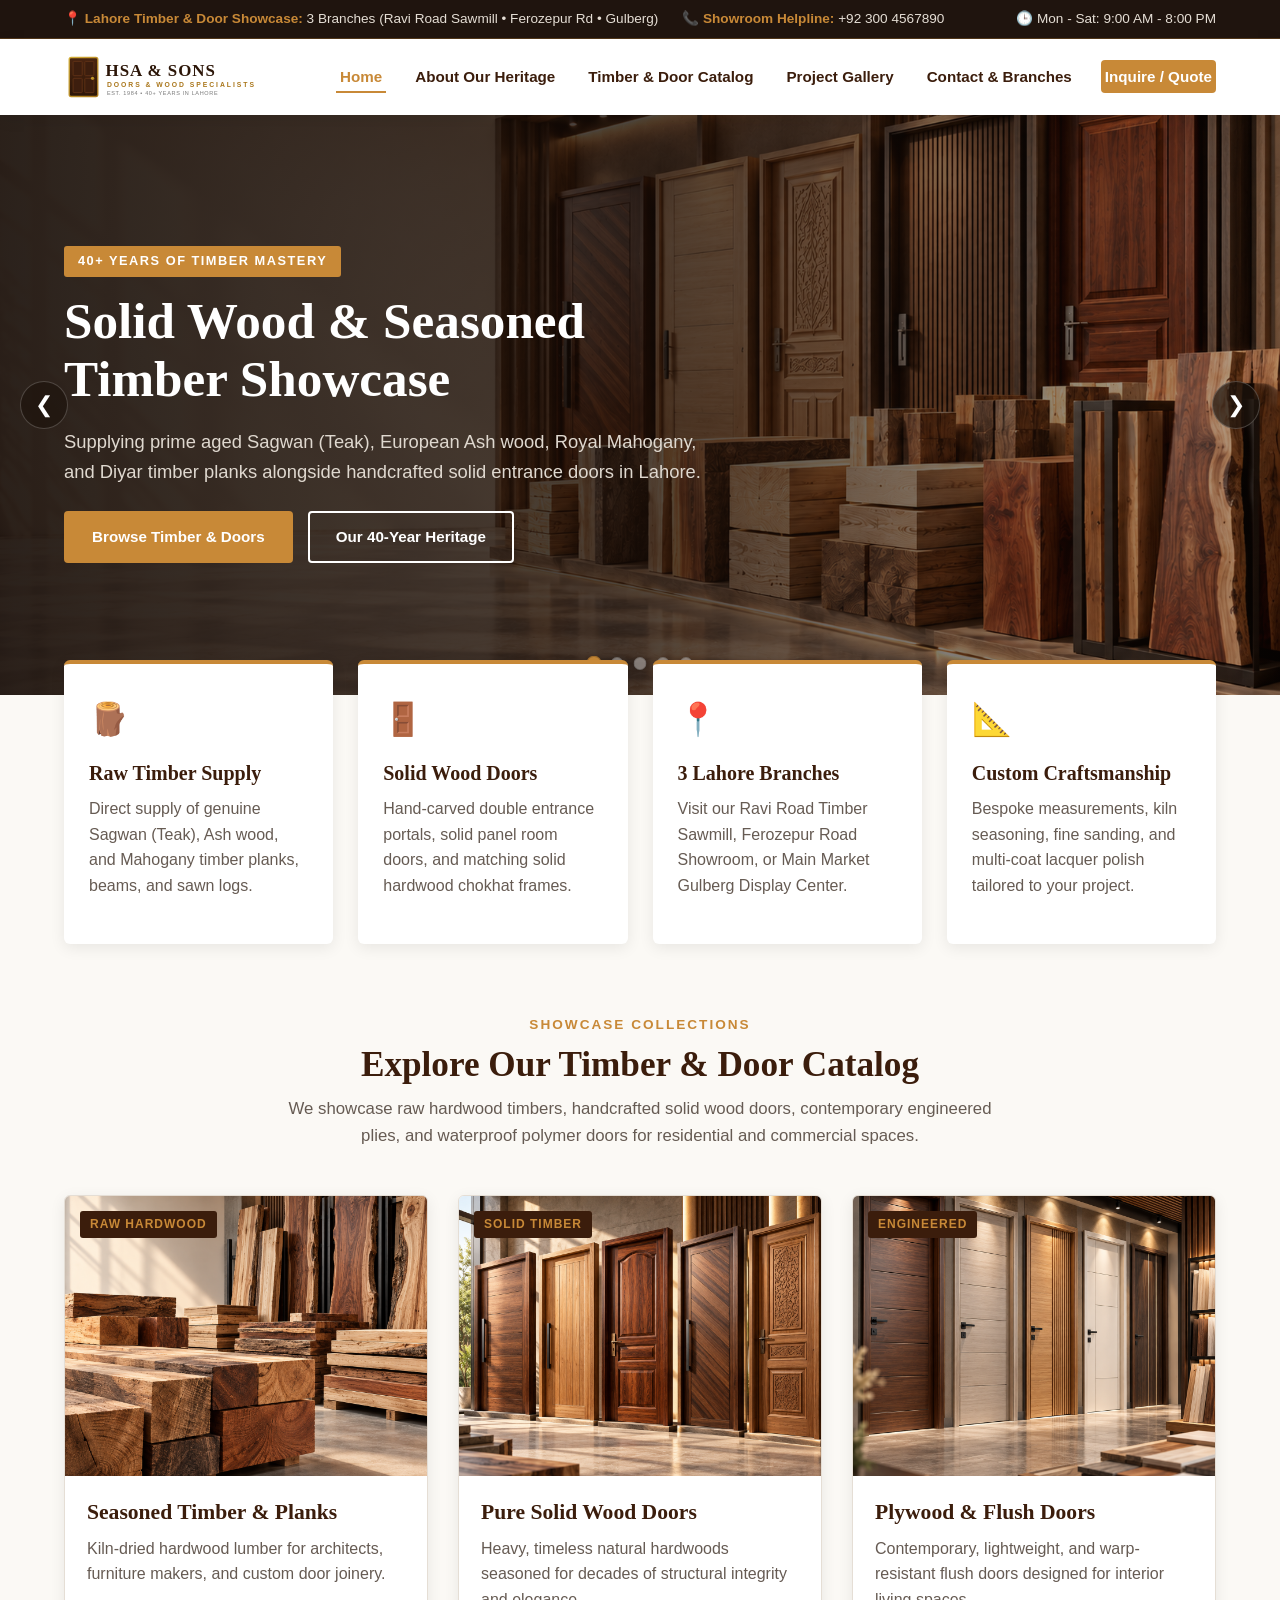
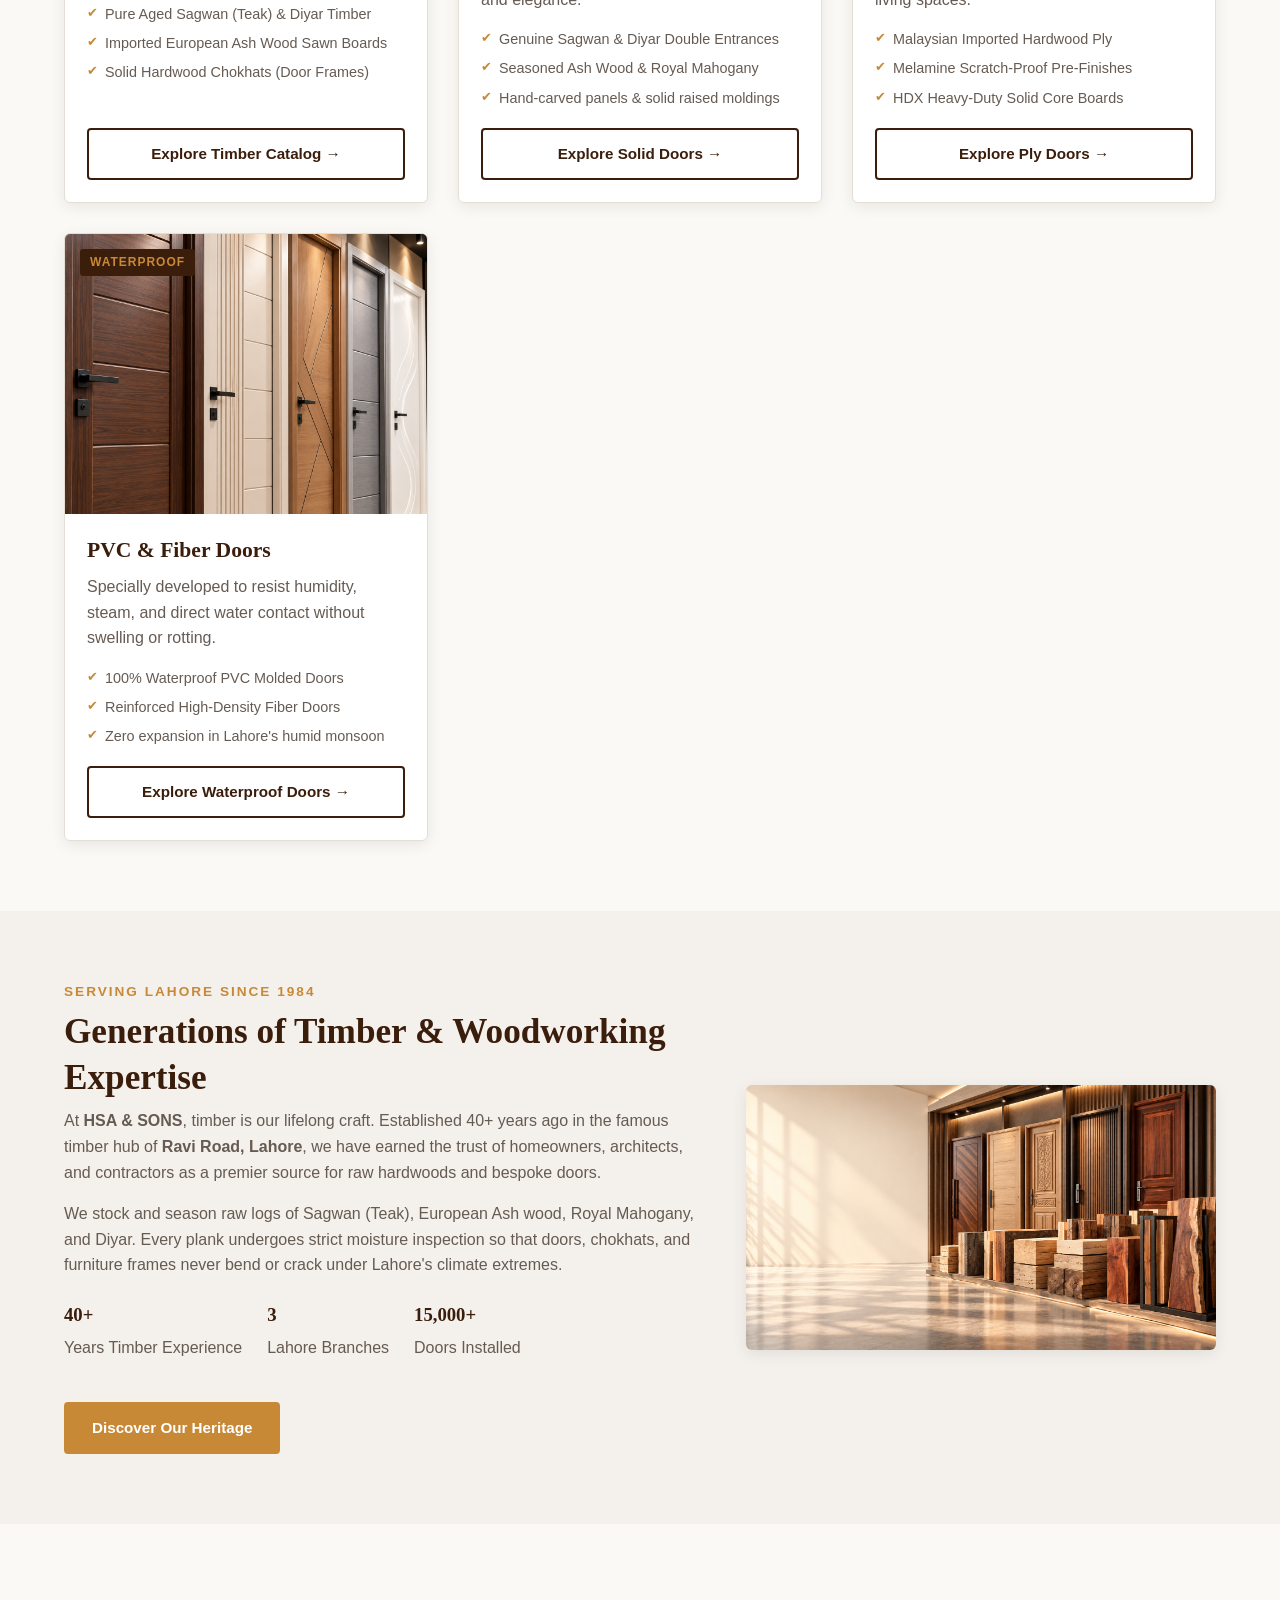
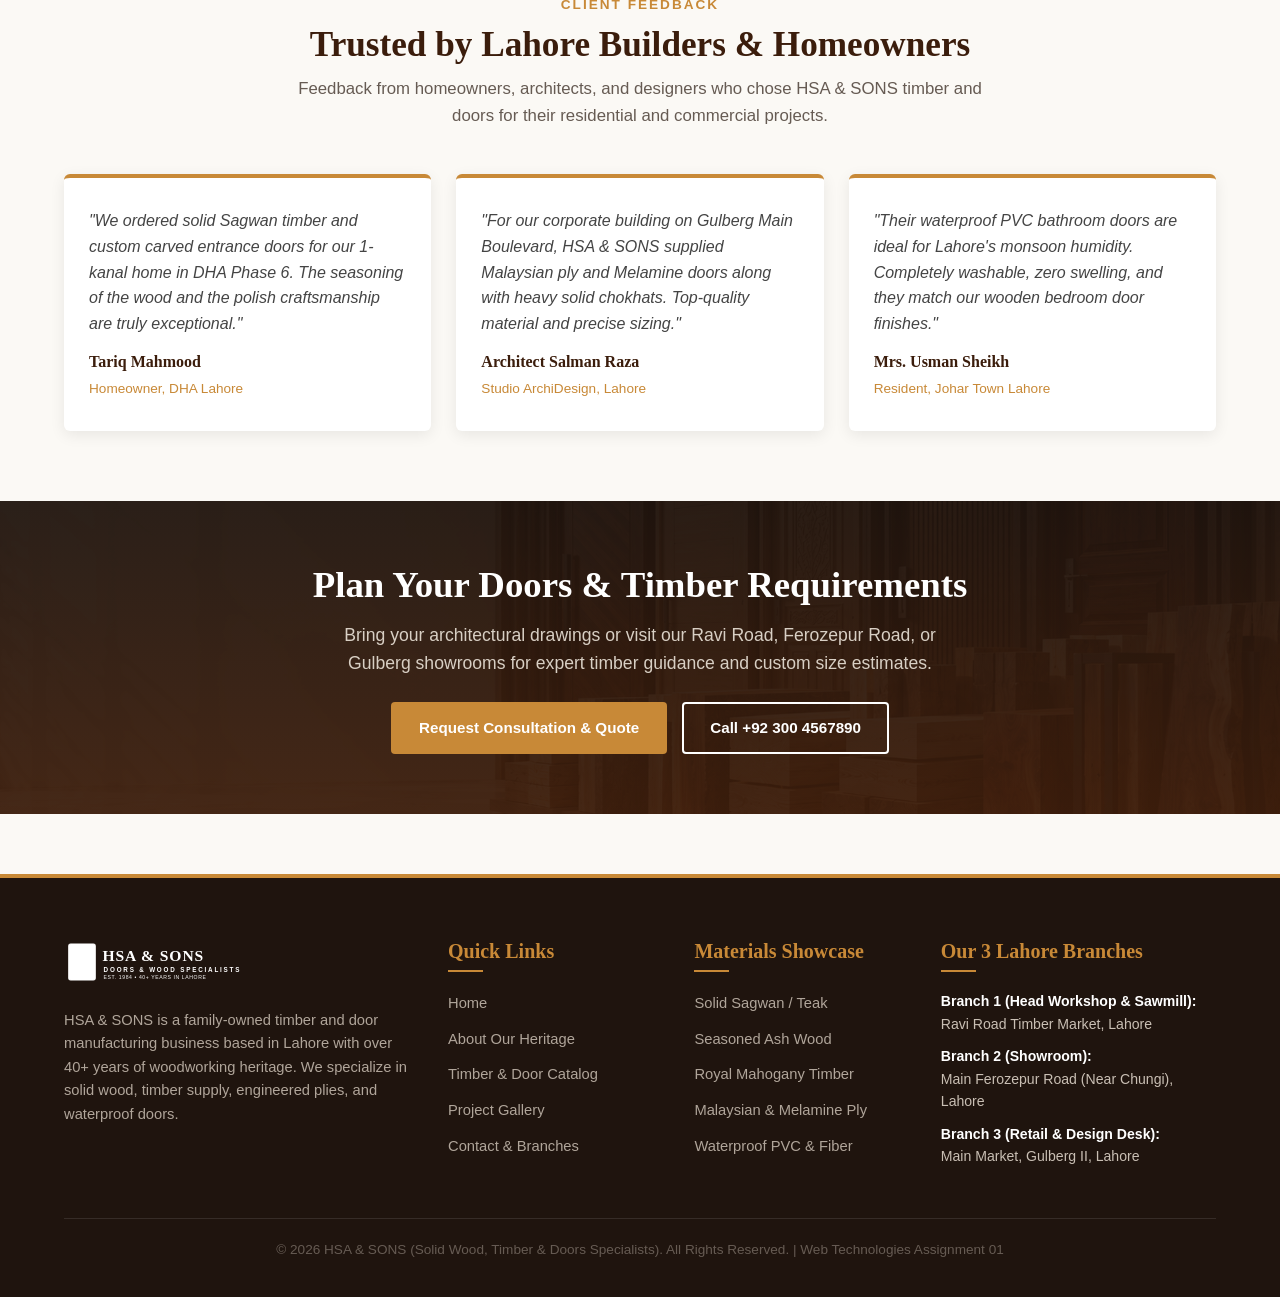
<file: index.html>
<!DOCTYPE html>
<html lang="en">
<head>
  <meta charset="UTF-8">
  <meta name="viewport" content="width=device-width, initial-scale=1.0">
  <meta name="description" content="HSA & SONS - Lahore's premier solid wood, raw timber and door showcase with 40+ years experience and 3 branches. Teak, Ash wood, Mahogany, Ply and PVC doors.">
  <title>HSA & SONS | Solid Wood, Timber & Doors Showcase (Lahore Est. 1984)</title>
  <link rel="stylesheet" href="css/style.css">
</head>
<body>

  <!-- ========================================================================
       Top Bar: Lahore branches and contact details
       ======================================================================== -->
  <aside class="top-bar">
    <div class="container">
      <div class="top-bar-info">
        <span>📍 <strong>Lahore Timber &amp; Door Showcase:</strong> 3 Branches (Ravi Road Sawmill • Ferozepur Rd • Gulberg)</span>
        <span>📞 <strong>Showroom Helpline:</strong> +92 300 4567890</span>
      </div>
      <div>
        <span>🕒 Mon - Sat: 9:00 AM - 8:00 PM</span>
      </div>
    </div>
  </aside>

  <!-- ========================================================================
       Header & Navigation Bar
       ======================================================================== -->
  <header class="site-header">
    <div class="container">
      <nav class="navbar" aria-label="Main Navigation">
        <!-- Brand Logo -->
        <a href="index.html" class="logo" title="HSA & SONS Showcase">
          <img src="images/logo.svg" alt="HSA & SONS Solid Wood, Timber and Doors Specialists">
        </a>

        <!-- Mobile Navigation Hamburger Button -->
        <button class="hamburger" id="hamburgerBtn" aria-label="Toggle navigation menu">
          <span></span>
          <span></span>
          <span></span>
        </button>

        <!-- Navigation Links -->
        <ul class="nav-links" id="navLinks">
          <li><a href="index.html" class="active">Home</a></li>
          <li><a href="about.html">About Our Heritage</a></li>
          <li><a href="products.html">Timber &amp; Door Catalog</a></li>
          <li><a href="gallery.html">Project Gallery</a></li>
          <li><a href="contact.html">Contact &amp; Branches</a></li>
          <li><a href="contact.html#quoteForm" class="btn-nav">Inquire / Quote</a></li>
        </ul>
      </nav>
    </div>
  </header>

  <!-- ========================================================================
       Main Content Container
       ======================================================================== -->
  <main>

    <!-- 1. Hero Image Slider / Carousel with Real Showroom Photos -->
    <section class="hero-slider-section" aria-label="Featured Wood and Door Showcase">
      <div class="hero-slider-container">

        <!-- Slide 1: Main Showroom Showcase -->
        <div class="hero-slide active" style="background-image: url('images/hero-section.png');">
          <div class="container">
            <div class="hero-content">
              <span class="hero-tag">40+ Years of Timber Mastery</span>
              <h1 class="hero-title">Solid Wood &amp; Seasoned Timber Showcase</h1>
              <p class="hero-desc">Supplying prime aged Sagwan (Teak), European Ash wood, Royal Mahogany, and Diyar timber planks alongside handcrafted solid entrance doors in Lahore.</p>
              <div class="hero-btn-group">
                <a href="products.html" class="btn btn-primary">Browse Timber &amp; Doors</a>
                <a href="about.html" class="btn btn-secondary">Our 40-Year Heritage</a>
              </div>
            </div>
          </div>
        </div>

        <!-- Slide 2: Solid Wood Doors Showcase -->
        <div class="hero-slide" style="background-image: url('images/solid-doors.png');">
          <div class="container">
            <div class="hero-content">
              <span class="hero-tag">Handcrafted Hardwoods</span>
              <h2 class="hero-title">Handcrafted Solid Wood Doors</h2>
              <p class="hero-desc">Bespoke main entrance and room doors carved from genuine Sagwan (Teak), Seasoned Ash Wood, and Royal Mahogany with rich, lasting luster.</p>
              <div class="hero-btn-group">
                <a href="products.html" class="btn btn-primary">Explore Solid Doors</a>
                <a href="contact.html" class="btn btn-secondary">Request Custom Size</a>
              </div>
            </div>
          </div>
        </div>

        <!-- Slide 3: Seasoned Timber & Planks -->
        <div class="hero-slide" style="background-image: url('images/seasoned-timber-and-planks.png');">
          <div class="container">
            <div class="hero-content">
              <span class="hero-tag">Sawmill &amp; Kiln Seasoning</span>
              <h2 class="hero-title">Kiln-Dried Hardwood Timber &amp; Planks</h2>
              <p class="hero-desc">Direct supply of aged Teak logs, imported Ash sawn boards, and solid chokhat frames seasoned in our Ravi Road facility for zero weather movement.</p>
              <div class="hero-btn-group">
                <a href="products.html" class="btn btn-primary">View Timber Stocks</a>
                <a href="about.html" class="btn btn-secondary">Seasoning Process</a>
              </div>
            </div>
          </div>
        </div>

        <!-- Slide 4: Contemporary Plywood Doors -->
        <div class="hero-slide" style="background-image: url('images/plywood-and-flush-doors.png');">
          <div class="container">
            <div class="hero-content">
              <span class="hero-tag">Modern &amp; Engineered</span>
              <h2 class="hero-title">Architectural Ply &amp; Melamine Doors</h2>
              <p class="hero-desc">High-density Malaysian ply, scratch-resistant Melamine, HDX board, and polished Ash veneer doors designed for elegant modern living spaces.</p>
              <div class="hero-btn-group">
                <a href="products.html" class="btn btn-primary">View Ply Collection</a>
                <a href="gallery.html" class="btn btn-secondary">See Installed Projects</a>
              </div>
            </div>
          </div>
        </div>

        <!-- Slide 5: Waterproof PVC & Fiber Solutions -->
        <div class="hero-slide" style="background-image: url('images/pvc-fiber-doors.png');">
          <div class="container">
            <div class="hero-content">
              <span class="hero-tag">100% Moisture Proof</span>
              <h2 class="hero-title">Waterproof PVC &amp; High-Density Fiber</h2>
              <p class="hero-desc">Zero swelling, termite-proof, and washable door solutions engineered specifically for luxury bathrooms, wet areas, and rooftop exits in Lahore.</p>
              <div class="hero-btn-group">
                <a href="products.html" class="btn btn-primary">View Waterproof Catalog</a>
                <a href="contact.html" class="btn btn-secondary">Request Consultation</a>
              </div>
            </div>
          </div>
        </div>

        <!-- Slider Navigation Controls -->
        <button class="slider-arrow prev" id="prevSlide" aria-label="Previous Slide">&#10094;</button>
        <button class="slider-arrow next" id="nextSlide" aria-label="Next Slide">&#10095;</button>

        <!-- Slider Indicator Dots (5 Slides) -->
        <div class="slider-dots">
          <button class="slider-dot active" aria-label="Slide 1"></button>
          <button class="slider-dot" aria-label="Slide 2"></button>
          <button class="slider-dot" aria-label="Slide 3"></button>
          <button class="slider-dot" aria-label="Slide 4"></button>
          <button class="slider-dot" aria-label="Slide 5"></button>
        </div>
      </div>
    </section>

    <!-- 2. Four Core Highlights / Value Strip -->
    <section class="container" aria-label="Company Highlights">
      <div class="features-grid">
        <article class="feature-box">
          <div class="feature-icon">🪵</div>
          <h3>Raw Timber Supply</h3>
          <p>Direct supply of genuine Sagwan (Teak), Ash wood, and Mahogany timber planks, beams, and sawn logs.</p>
        </article>

        <article class="feature-box">
          <div class="feature-icon">🚪</div>
          <h3>Solid Wood Doors</h3>
          <p>Hand-carved double entrance portals, solid panel room doors, and matching solid hardwood chokhat frames.</p>
        </article>

        <article class="feature-box">
          <div class="feature-icon">📍</div>
          <h3>3 Lahore Branches</h3>
          <p>Visit our Ravi Road Timber Sawmill, Ferozepur Road Showroom, or Main Market Gulberg Display Center.</p>
        </article>

        <article class="feature-box">
          <div class="feature-icon">📐</div>
          <h3>Custom Craftsmanship</h3>
          <p>Bespoke measurements, kiln seasoning, fine sanding, and multi-coat lacquer polish tailored to your project.</p>
        </article>
      </div>
    </section>

    <!-- 3. Featured Categories Overview with User Provided Real Photos -->
    <section class="section-spacing" aria-label="Featured Door and Timber Collections">
      <div class="container">
        <div class="section-title-wrap">
          <span class="section-subtitle">Showcase Collections</span>
          <h2 class="section-title">Explore Our Timber &amp; Door Catalog</h2>
          <p class="section-desc">We showcase raw hardwood timbers, handcrafted solid wood doors, contemporary engineered plies, and waterproof polymer doors for residential and commercial spaces.</p>
        </div>

        <div class="category-cards-grid">
          
          <!-- Card 1: Seasoned Timber & Planks -->
          <article class="category-card">
            <div class="category-img">
              <img src="images/seasoned-timber-and-planks.png" alt="Seasoned Timber & Planks at HSA & SONS Lahore">
              <span class="category-tag">Raw Hardwood</span>
            </div>
            <div class="category-body">
              <div>
                <h3>Seasoned Timber &amp; Planks</h3>
                <p>Kiln-dried hardwood lumber for architects, furniture makers, and custom door joinery.</p>
                <ul>
                  <li>Pure Aged Sagwan (Teak) &amp; Diyar Timber</li>
                  <li>Imported European Ash Wood Sawn Boards</li>
                  <li>Solid Hardwood Chokhats (Door Frames)</li>
                </ul>
              </div>
              <a href="products.html" class="btn btn-outline">Explore Timber Catalog &rarr;</a>
            </div>
          </article>

          <!-- Card 2: Solid Doors -->
          <article class="category-card">
            <div class="category-img">
              <img src="images/solid-doors.png" alt="Handcrafted Solid Wood Doors at HSA & SONS">
              <span class="category-tag">Solid Timber</span>
            </div>
            <div class="category-body">
              <div>
                <h3>Pure Solid Wood Doors</h3>
                <p>Heavy, timeless natural hardwoods seasoned for decades of structural integrity and elegance.</p>
                <ul>
                  <li>Genuine Sagwan &amp; Diyar Double Entrances</li>
                  <li>Seasoned Ash Wood &amp; Royal Mahogany</li>
                  <li>Hand-carved panels &amp; solid raised moldings</li>
                </ul>
              </div>
              <a href="products.html" class="btn btn-outline">Explore Solid Doors &rarr;</a>
            </div>
          </article>

          <!-- Card 3: Plywood & Flush Doors -->
          <article class="category-card">
            <div class="category-img">
              <img src="images/plywood-and-flush-doors.png" alt="Plywood & Flush Doors Collection">
              <span class="category-tag">Engineered</span>
            </div>
            <div class="category-body">
              <div>
                <h3>Plywood &amp; Flush Doors</h3>
                <p>Contemporary, lightweight, and warp-resistant flush doors designed for interior living spaces.</p>
                <ul>
                  <li>Malaysian Imported Hardwood Ply</li>
                  <li>Melamine Scratch-Proof Pre-Finishes</li>
                  <li>HDX Heavy-Duty Solid Core Boards</li>
                </ul>
              </div>
              <a href="products.html" class="btn btn-outline">Explore Ply Doors &rarr;</a>
            </div>
          </article>

          <!-- Card 4: PVC & Fiber Doors -->
          <article class="category-card">
            <div class="category-img">
              <img src="images/pvc-fiber-doors.png" alt="Waterproof PVC & Fiber Doors Collection">
              <span class="category-tag">Waterproof</span>
            </div>
            <div class="category-body">
              <div>
                <h3>PVC &amp; Fiber Doors</h3>
                <p>Specially developed to resist humidity, steam, and direct water contact without swelling or rotting.</p>
                <ul>
                  <li>100% Waterproof PVC Molded Doors</li>
                  <li>Reinforced High-Density Fiber Doors</li>
                  <li>Zero expansion in Lahore's humid monsoon</li>
                </ul>
              </div>
              <a href="products.html" class="btn btn-outline">Explore Waterproof Doors &rarr;</a>
            </div>
          </article>

        </div>
      </div>
    </section>

    <!-- 4. Story / Heritage Spotlight with Showroom Photo -->
    <section class="section-spacing bg-alt" aria-label="About HSA and Sons Heritage">
      <div class="container">
        <div class="heritage-story-grid">
          <div>
            <span class="section-subtitle">Serving Lahore Since 1984</span>
            <h2 class="section-title">Generations of Timber &amp; Woodworking Expertise</h2>
            <p>At <strong>HSA &amp; SONS</strong>, timber is our lifelong craft. Established 40+ years ago in the famous timber hub of <strong>Ravi Road, Lahore</strong>, we have earned the trust of homeowners, architects, and contractors as a premier source for raw hardwoods and bespoke doors.</p>
            <p>We stock and season raw logs of Sagwan (Teak), European Ash wood, Royal Mahogany, and Diyar. Every plank undergoes strict moisture inspection so that doors, chokhats, and furniture frames never bend or crack under Lahore's climate extremes.</p>
            <div class="stats-strip">
              <div class="stats-item">
                <h3>40+</h3>
                <p>Years Timber Experience</p>
              </div>
              <div class="stats-item">
                <h3>3</h3>
                <p>Lahore Branches</p>
              </div>
              <div class="stats-item">
                <h3>15,000+</h3>
                <p>Doors Installed</p>
              </div>
            </div>
            <div style="margin-top: 25px;">
              <a href="about.html" class="btn btn-primary">Discover Our Heritage</a>
            </div>
          </div>

          <div>
            <img src="images/hero-section.png" alt="HSA and Sons Lahore Woodworking Showroom" style="border-radius: 6px; box-shadow: var(--box-shadow); width: 100%;">
          </div>
        </div>
      </div>
    </section>

    <!-- 5. Testimonials & Client Reviews -->
    <section class="section-spacing" aria-label="Client Showcase Reviews">
      <div class="container">
        <div class="section-title-wrap">
          <span class="section-subtitle">Client Feedback</span>
          <h2 class="section-title">Trusted by Lahore Builders &amp; Homeowners</h2>
          <p class="section-desc">Feedback from homeowners, architects, and designers who chose HSA &amp; SONS timber and doors for their residential and commercial projects.</p>
        </div>

        <div style="display: grid; grid-template-columns: repeat(auto-fit, minmax(280px, 1fr)); gap: 25px;">
          
          <article class="feature-box">
            <p style="font-style: italic; color: #444;">"We ordered solid Sagwan timber and custom carved entrance doors for our 1-kanal home in DHA Phase 6. The seasoning of the wood and the polish craftsmanship are truly exceptional."</p>
            <h4 style="margin-bottom: 2px;">Tariq Mahmood</h4>
            <span style="font-size: 0.85rem; color: var(--color-accent);">Homeowner, DHA Lahore</span>
          </article>

          <article class="feature-box">
            <p style="font-style: italic; color: #444;">"For our corporate building on Gulberg Main Boulevard, HSA &amp; SONS supplied Malaysian ply and Melamine doors along with heavy solid chokhats. Top-quality material and precise sizing."</p>
            <h4 style="margin-bottom: 2px;">Architect Salman Raza</h4>
            <span style="font-size: 0.85rem; color: var(--color-accent);">Studio ArchiDesign, Lahore</span>
          </article>

          <article class="feature-box">
            <p style="font-style: italic; color: #444;">"Their waterproof PVC bathroom doors are ideal for Lahore's monsoon humidity. Completely washable, zero swelling, and they match our wooden bedroom door finishes."</p>
            <h4 style="margin-bottom: 2px;">Mrs. Usman Sheikh</h4>
            <span style="font-size: 0.85rem; color: var(--color-accent);">Resident, Johar Town Lahore</span>
          </article>

        </div>
      </div>
    </section>

    <!-- 6. Bottom Consultation CTA -->
    <section class="cta-banner">
      <div class="container">
        <h2>Plan Your Doors &amp; Timber Requirements</h2>
        <p>Bring your architectural drawings or visit our Ravi Road, Ferozepur Road, or Gulberg showrooms for expert timber guidance and custom size estimates.</p>
        <div class="cta-btn-group">
          <a href="contact.html" class="btn btn-primary">Request Consultation &amp; Quote</a>
          <a href="tel:+923004567890" class="btn btn-secondary">Call +92 300 4567890</a>
        </div>
      </div>
    </section>

  </main>

  <!-- ========================================================================
       Footer: Branch Addresses, Quick Links, and Copyright
       ======================================================================== -->
  <footer class="site-footer">
    <div class="container">
      <div class="footer-grid">
        
        <!-- Col 1: About -->
        <div class="footer-col">
          <a href="index.html" style="display: inline-block; margin-bottom: 15px;">
            <img src="images/logo.svg" alt="HSA & SONS" style="height: 48px; filter: brightness(0) invert(1);">
          </a>
          <p>HSA &amp; SONS is a family-owned timber and door manufacturing business based in Lahore with over 40+ years of woodworking heritage. We specialize in solid wood, timber supply, engineered plies, and waterproof doors.</p>
        </div>

        <!-- Col 2: Quick Links -->
        <div class="footer-col">
          <h3>Quick Links</h3>
          <ul>
            <li><a href="index.html">Home</a></li>
            <li><a href="about.html">About Our Heritage</a></li>
            <li><a href="products.html">Timber &amp; Door Catalog</a></li>
            <li><a href="gallery.html">Project Gallery</a></li>
            <li><a href="contact.html">Contact &amp; Branches</a></li>
          </ul>
        </div>

        <!-- Col 3: Materials Showcase -->
        <div class="footer-col">
          <h3>Materials Showcase</h3>
          <ul>
            <li><a href="products.html">Solid Sagwan / Teak</a></li>
            <li><a href="products.html">Seasoned Ash Wood</a></li>
            <li><a href="products.html">Royal Mahogany Timber</a></li>
            <li><a href="products.html">Malaysian &amp; Melamine Ply</a></li>
            <li><a href="products.html">Waterproof PVC &amp; Fiber</a></li>
          </ul>
        </div>

        <!-- Col 4: Our 3 Lahore Branches -->
        <div class="footer-col">
          <h3>Our 3 Lahore Branches</h3>
          <ul class="branch-list">
            <li>
              <strong>Branch 1 (Head Workshop &amp; Sawmill):</strong>
              Ravi Road Timber Market, Lahore
            </li>
            <li>
              <strong>Branch 2 (Showroom):</strong>
              Main Ferozepur Road (Near Chungi), Lahore
            </li>
            <li>
              <strong>Branch 3 (Retail &amp; Design Desk):</strong>
              Main Market, Gulberg II, Lahore
            </li>
          </ul>
        </div>

      </div>

      <!-- Copyright Notice -->
      <div class="footer-bottom">
        <p>&copy; 2026 HSA &amp; SONS (Solid Wood, Timber &amp; Doors Specialists). All Rights Reserved. | Web Technologies Assignment 01</p>
      </div>
    </div>
  </footer>

  <!-- Main JavaScript File -->
  <script src="js/main.js"></script>
</body>
</html>
</file>
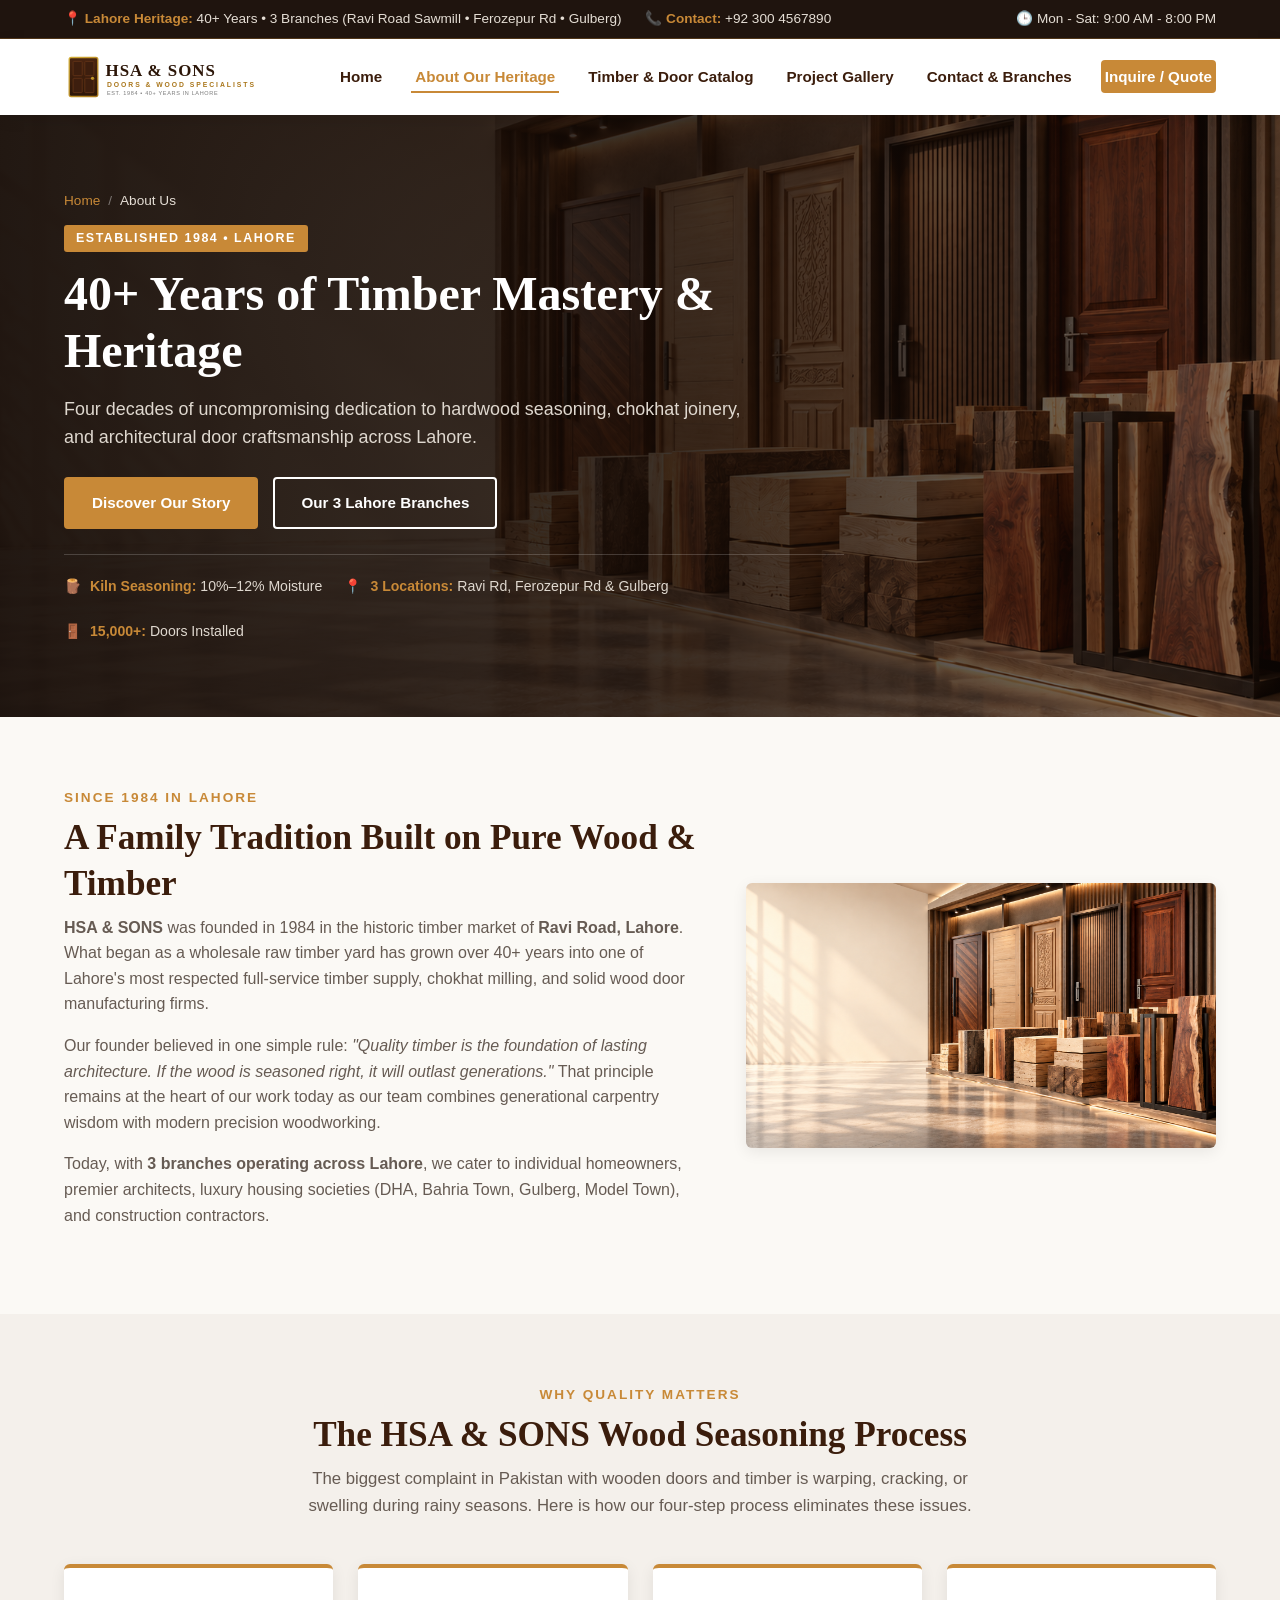
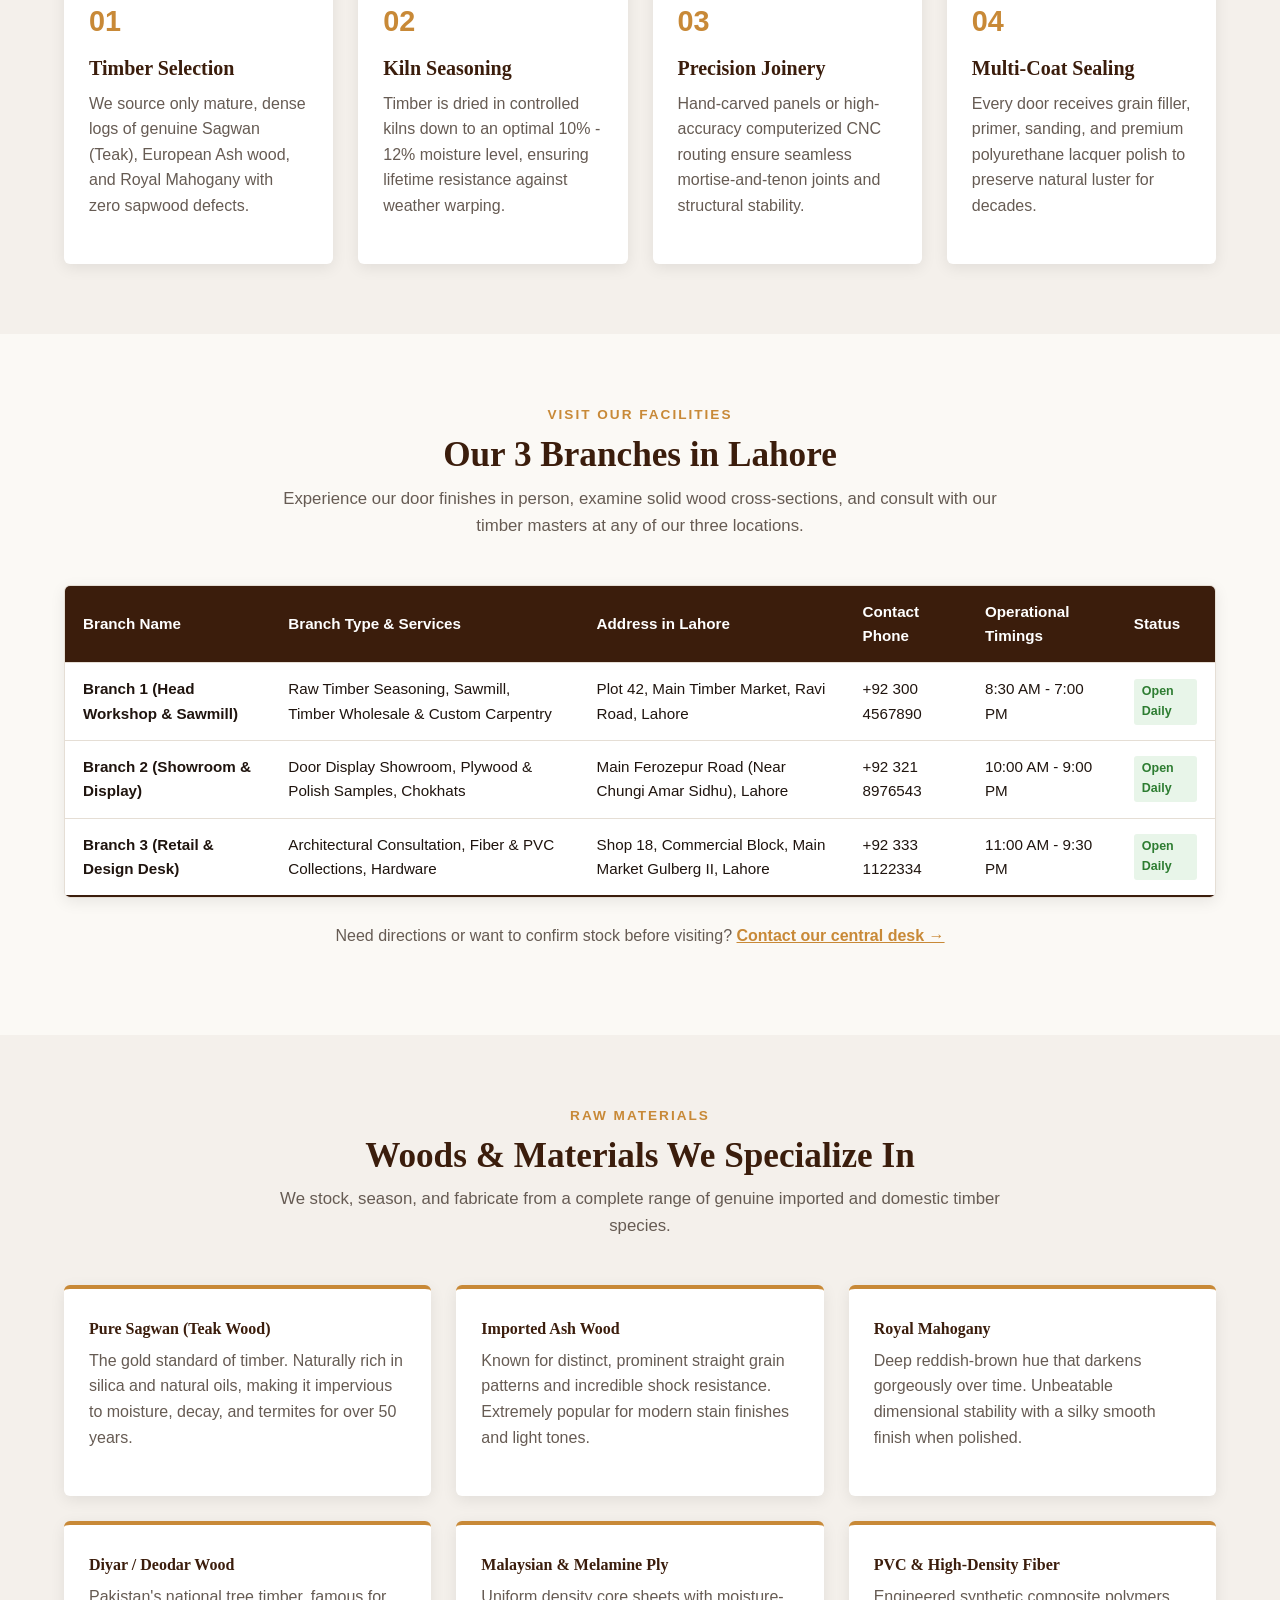
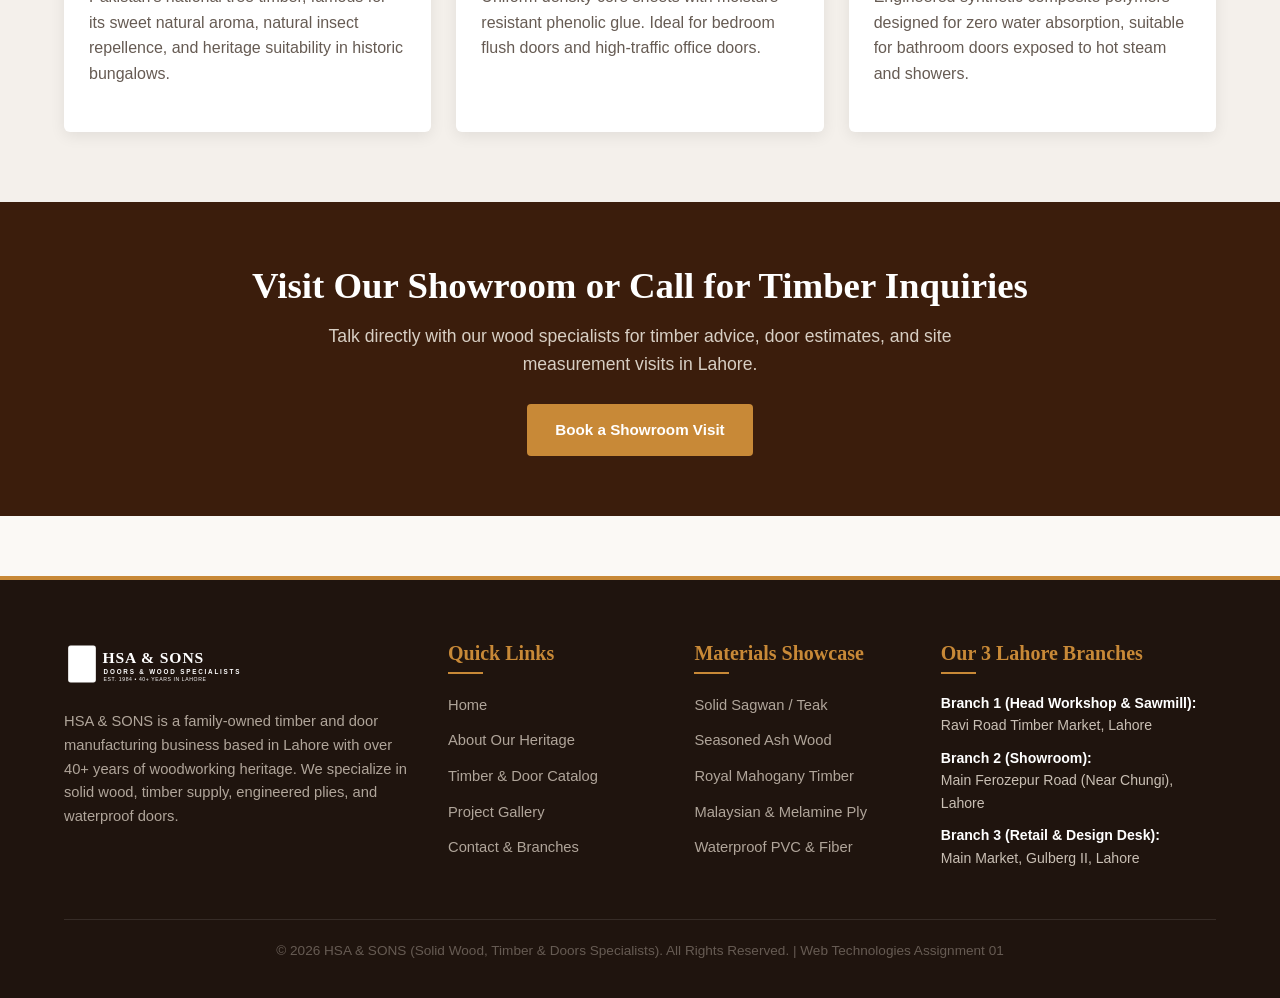
<file: about.html>
<!DOCTYPE html>
<html lang="en">
<head>
  <meta charset="UTF-8">
  <meta name="viewport" content="width=device-width, initial-scale=1.0">
  <meta name="description" content="Learn about HSA & SONS - 40+ years of timber seasoning, raw wood supply, door manufacturing mastery and 3 branches in Lahore, Pakistan.">
  <title>About Us | HSA &amp; SONS - 40+ Years of Timber Mastery in Lahore</title>
  <link rel="stylesheet" href="css/style.css">
</head>
<body>

  <!-- ========================================================================
       Top Bar
       ======================================================================== -->
  <aside class="top-bar">
    <div class="container">
      <div class="top-bar-info">
        <span>📍 <strong>Lahore Heritage:</strong> 40+ Years • 3 Branches (Ravi Road Sawmill • Ferozepur Rd • Gulberg)</span>
        <span>📞 <strong>Contact:</strong> +92 300 4567890</span>
      </div>
      <div>
        <span>🕒 Mon - Sat: 9:00 AM - 8:00 PM</span>
      </div>
    </div>
  </aside>

  <!-- ========================================================================
       Header & Navigation Bar
       ======================================================================== -->
  <header class="site-header">
    <div class="container">
      <nav class="navbar" aria-label="Main Navigation">
        <a href="index.html" class="logo" title="HSA & SONS Home">
          <img src="images/logo.svg" alt="HSA & SONS Doors and Wood Specialists">
        </a>

        <button class="hamburger" id="hamburgerBtn" aria-label="Toggle navigation menu">
          <span></span>
          <span></span>
          <span></span>
        </button>

        <ul class="nav-links" id="navLinks">
          <li><a href="index.html">Home</a></li>
          <li><a href="about.html" class="active">About Our Heritage</a></li>
          <li><a href="products.html">Timber &amp; Door Catalog</a></li>
          <li><a href="gallery.html">Project Gallery</a></li>
          <li><a href="contact.html">Contact &amp; Branches</a></li>
          <li><a href="contact.html#quoteForm" class="btn-nav">Inquire / Quote</a></li>
        </ul>
      </nav>
    </div>
  </header>

  <!-- ========================================================================
       Hero Section: About Our Heritage & Sawmill
       ======================================================================== -->
  <section class="page-hero" style="background-image: url('images/hero-section.png');" aria-label="About HSA and Sons Heritage">
    <div class="container">
      <div class="page-hero-content">
        <nav class="page-hero-breadcrumb" aria-label="Breadcrumb">
          <a href="index.html">Home</a>
          <span class="separator">/</span>
          <span>About Us</span>
        </nav>
        <span class="page-hero-tag">ESTABLISHED 1984 • LAHORE</span>
        <h1 class="page-hero-title">40+ Years of Timber Mastery &amp; Heritage</h1>
        <p class="page-hero-desc">Four decades of uncompromising dedication to hardwood seasoning, chokhat joinery, and architectural door craftsmanship across Lahore.</p>
        <div class="hero-btn-group">
          <a href="#heritageStory" class="btn btn-primary">Discover Our Story</a>
          <a href="#lahoreBranches" class="btn btn-secondary">Our 3 Lahore Branches</a>
        </div>
        <div class="page-hero-badges">
          <div class="page-hero-badge-item">
            <span>🪵</span> <span><strong>Kiln Seasoning:</strong> 10%–12% Moisture</span>
          </div>
          <div class="page-hero-badge-item">
            <span>📍</span> <span><strong>3 Locations:</strong> Ravi Rd, Ferozepur Rd &amp; Gulberg</span>
          </div>
          <div class="page-hero-badge-item">
            <span>🚪</span> <span><strong>15,000+:</strong> Doors Installed</span>
          </div>
        </div>
      </div>
    </div>
  </section>

  <!-- ========================================================================
       Main Content
       ======================================================================== -->
  <main>

    <!-- 1. The Heritage Story -->
    <section id="heritageStory" class="section-spacing">
      <div class="container">
        <div class="heritage-story-grid">
          
          <div>
            <span class="section-subtitle">Since 1984 in Lahore</span>
            <h2 class="section-title">A Family Tradition Built on Pure Wood &amp; Timber</h2>
            <p><strong>HSA &amp; SONS</strong> was founded in 1984 in the historic timber market of <strong>Ravi Road, Lahore</strong>. What began as a wholesale raw timber yard has grown over 40+ years into one of Lahore's most respected full-service timber supply, chokhat milling, and solid wood door manufacturing firms.</p>
            <p>Our founder believed in one simple rule: <em>"Quality timber is the foundation of lasting architecture. If the wood is seasoned right, it will outlast generations."</em> That principle remains at the heart of our work today as our team combines generational carpentry wisdom with modern precision woodworking.</p>
            <p>Today, with <strong>3 branches operating across Lahore</strong>, we cater to individual homeowners, premier architects, luxury housing societies (DHA, Bahria Town, Gulberg, Model Town), and construction contractors.</p>
          </div>

          <div>
            <img src="images/hero-section.png" alt="HSA and Sons Timber Workshop in Lahore" style="border-radius: 6px; box-shadow: var(--box-shadow); width: 100%;">
          </div>

        </div>
      </div>
    </section>

    <!-- 2. What Sets Our Woods Apart -->
    <section class="section-spacing bg-alt">
      <div class="container">
        <div class="section-title-wrap">
          <span class="section-subtitle">Why Quality Matters</span>
          <h2 class="section-title">The HSA &amp; SONS Wood Seasoning Process</h2>
          <p class="section-desc">The biggest complaint in Pakistan with wooden doors and timber is warping, cracking, or swelling during rainy seasons. Here is how our four-step process eliminates these issues.</p>
        </div>

        <div style="display: grid; grid-template-columns: repeat(auto-fit, minmax(250px, 1fr)); gap: 25px;">
          
          <article class="feature-box">
            <span style="font-size: 1.8rem; color: var(--color-accent); font-weight: bold; display: block; margin-bottom: 10px;">01</span>
            <h3>Timber Selection</h3>
            <p>We source only mature, dense logs of genuine Sagwan (Teak), European Ash wood, and Royal Mahogany with zero sapwood defects.</p>
          </article>

          <article class="feature-box">
            <span style="font-size: 1.8rem; color: var(--color-accent); font-weight: bold; display: block; margin-bottom: 10px;">02</span>
            <h3>Kiln Seasoning</h3>
            <p>Timber is dried in controlled kilns down to an optimal 10% - 12% moisture level, ensuring lifetime resistance against weather warping.</p>
          </article>

          <article class="feature-box">
            <span style="font-size: 1.8rem; color: var(--color-accent); font-weight: bold; display: block; margin-bottom: 10px;">03</span>
            <h3>Precision Joinery</h3>
            <p>Hand-carved panels or high-accuracy computerized CNC routing ensure seamless mortise-and-tenon joints and structural stability.</p>
          </article>

          <article class="feature-box">
            <span style="font-size: 1.8rem; color: var(--color-accent); font-weight: bold; display: block; margin-bottom: 10px;">04</span>
            <h3>Multi-Coat Sealing</h3>
            <p>Every door receives grain filler, primer, sanding, and premium polyurethane lacquer polish to preserve natural luster for decades.</p>
          </article>

        </div>
      </div>
    </section>

    <!-- 3. Our 3 Lahore Branches (Semantic HTML Table) -->
    <section id="lahoreBranches" class="section-spacing">
      <div class="container">
        <div class="section-title-wrap">
          <span class="section-subtitle">Visit Our Facilities</span>
          <h2 class="section-title">Our 3 Branches in Lahore</h2>
          <p class="section-desc">Experience our door finishes in person, examine solid wood cross-sections, and consult with our timber masters at any of our three locations.</p>
        </div>

        <p class="table-scroll-hint">👉 Swipe table sideways to see complete branch details &rarr;</p>

        <!-- Semantic HTML Table -->
        <div class="table-responsive">
          <table class="styled-table" aria-label="HSA and Sons 3 Lahore Branches">
            <thead>
              <tr>
                <th>Branch Name</th>
                <th>Branch Type &amp; Services</th>
                <th>Address in Lahore</th>
                <th>Contact Phone</th>
                <th>Operational Timings</th>
                <th>Status</th>
              </tr>
            </thead>
            <tbody>
              <tr>
                <td><strong>Branch 1 (Head Workshop &amp; Sawmill)</strong></td>
                <td>Raw Timber Seasoning, Sawmill, Timber Wholesale &amp; Custom Carpentry</td>
                <td>Plot 42, Main Timber Market, Ravi Road, Lahore</td>
                <td>+92 300 4567890</td>
                <td>8:30 AM - 7:00 PM</td>
                <td><span class="badge-tag">Open Daily</span></td>
              </tr>
              <tr>
                <td><strong>Branch 2 (Showroom &amp; Display)</strong></td>
                <td>Door Display Showroom, Plywood &amp; Polish Samples, Chokhats</td>
                <td>Main Ferozepur Road (Near Chungi Amar Sidhu), Lahore</td>
                <td>+92 321 8976543</td>
                <td>10:00 AM - 9:00 PM</td>
                <td><span class="badge-tag">Open Daily</span></td>
              </tr>
              <tr>
                <td><strong>Branch 3 (Retail &amp; Design Desk)</strong></td>
                <td>Architectural Consultation, Fiber &amp; PVC Collections, Hardware</td>
                <td>Shop 18, Commercial Block, Main Market Gulberg II, Lahore</td>
                <td>+92 333 1122334</td>
                <td>11:00 AM - 9:30 PM</td>
                <td><span class="badge-tag">Open Daily</span></td>
              </tr>
            </tbody>
          </table>
        </div>

        <div style="text-align: center; margin-top: 25px;">
          <p>Need directions or want to confirm stock before visiting? <a href="contact.html" style="color: var(--color-accent); font-weight: bold; text-decoration: underline;">Contact our central desk &rarr;</a></p>
        </div>

      </div>
    </section>

    <!-- 4. Woods Expertise Grid -->
    <section class="section-spacing bg-alt">
      <div class="container">
        <div class="section-title-wrap">
          <span class="section-subtitle">Raw Materials</span>
          <h2 class="section-title">Woods &amp; Materials We Specialize In</h2>
          <p class="section-desc">We stock, season, and fabricate from a complete range of genuine imported and domestic timber species.</p>
        </div>

        <div style="display: grid; grid-template-columns: repeat(auto-fit, minmax(280px, 1fr)); gap: 25px;">
          
          <div class="feature-box">
            <h4>Pure Sagwan (Teak Wood)</h4>
            <p>The gold standard of timber. Naturally rich in silica and natural oils, making it impervious to moisture, decay, and termites for over 50 years.</p>
          </div>

          <div class="feature-box">
            <h4>Imported Ash Wood</h4>
            <p>Known for distinct, prominent straight grain patterns and incredible shock resistance. Extremely popular for modern stain finishes and light tones.</p>
          </div>

          <div class="feature-box">
            <h4>Royal Mahogany</h4>
            <p>Deep reddish-brown hue that darkens gorgeously over time. Unbeatable dimensional stability with a silky smooth finish when polished.</p>
          </div>

          <div class="feature-box">
            <h4>Diyar / Deodar Wood</h4>
            <p>Pakistan's national tree timber, famous for its sweet natural aroma, natural insect repellence, and heritage suitability in historic bungalows.</p>
          </div>

          <div class="feature-box">
            <h4>Malaysian &amp; Melamine Ply</h4>
            <p>Uniform density core sheets with moisture-resistant phenolic glue. Ideal for bedroom flush doors and high-traffic office doors.</p>
          </div>

          <div class="feature-box">
            <h4>PVC &amp; High-Density Fiber</h4>
            <p>Engineered synthetic composite polymers designed for zero water absorption, suitable for bathroom doors exposed to hot steam and showers.</p>
          </div>

        </div>
      </div>
    </section>

    <!-- 5. Call to Action -->
    <section class="cta-banner cta-banner-primary">
      <div class="container">
        <h2>Visit Our Showroom or Call for Timber Inquiries</h2>
        <p>Talk directly with our wood specialists for timber advice, door estimates, and site measurement visits in Lahore.</p>
        <a href="contact.html" class="btn btn-primary">Book a Showroom Visit</a>
      </div>
    </section>

  </main>

  <!-- ========================================================================
       Footer
       ======================================================================== -->
  <footer class="site-footer">
    <div class="container">
      <div class="footer-grid">
        
        <div class="footer-col">
          <a href="index.html" style="display: inline-block; margin-bottom: 15px;">
            <img src="images/logo.svg" alt="HSA & SONS" style="height: 48px; filter: brightness(0) invert(1);">
          </a>
          <p>HSA &amp; SONS is a family-owned timber and door manufacturing business based in Lahore with over 40+ years of woodworking heritage. We specialize in solid wood, timber supply, engineered plies, and waterproof doors.</p>
        </div>

        <div class="footer-col">
          <h3>Quick Links</h3>
          <ul>
            <li><a href="index.html">Home</a></li>
            <li><a href="about.html">About Our Heritage</a></li>
            <li><a href="products.html">Timber &amp; Door Catalog</a></li>
            <li><a href="gallery.html">Project Gallery</a></li>
            <li><a href="contact.html">Contact &amp; Branches</a></li>
          </ul>
        </div>

        <div class="footer-col">
          <h3>Materials Showcase</h3>
          <ul>
            <li><a href="products.html">Solid Sagwan / Teak</a></li>
            <li><a href="products.html">Seasoned Ash Wood</a></li>
            <li><a href="products.html">Royal Mahogany Timber</a></li>
            <li><a href="products.html">Malaysian &amp; Melamine Ply</a></li>
            <li><a href="products.html">Waterproof PVC &amp; Fiber</a></li>
          </ul>
        </div>

        <div class="footer-col">
          <h3>Our 3 Lahore Branches</h3>
          <ul class="branch-list">
            <li>
              <strong>Branch 1 (Head Workshop &amp; Sawmill):</strong>
              Ravi Road Timber Market, Lahore
            </li>
            <li>
              <strong>Branch 2 (Showroom):</strong>
              Main Ferozepur Road (Near Chungi), Lahore
            </li>
            <li>
              <strong>Branch 3 (Retail &amp; Design Desk):</strong>
              Main Market, Gulberg II, Lahore
            </li>
          </ul>
        </div>

      </div>

      <div class="footer-bottom">
        <p>&copy; 2026 HSA &amp; SONS (Solid Wood, Timber &amp; Doors Specialists). All Rights Reserved. | Web Technologies Assignment 01</p>
      </div>
    </div>
  </footer>

  <script src="js/main.js"></script>
</body>
</html>
</file>
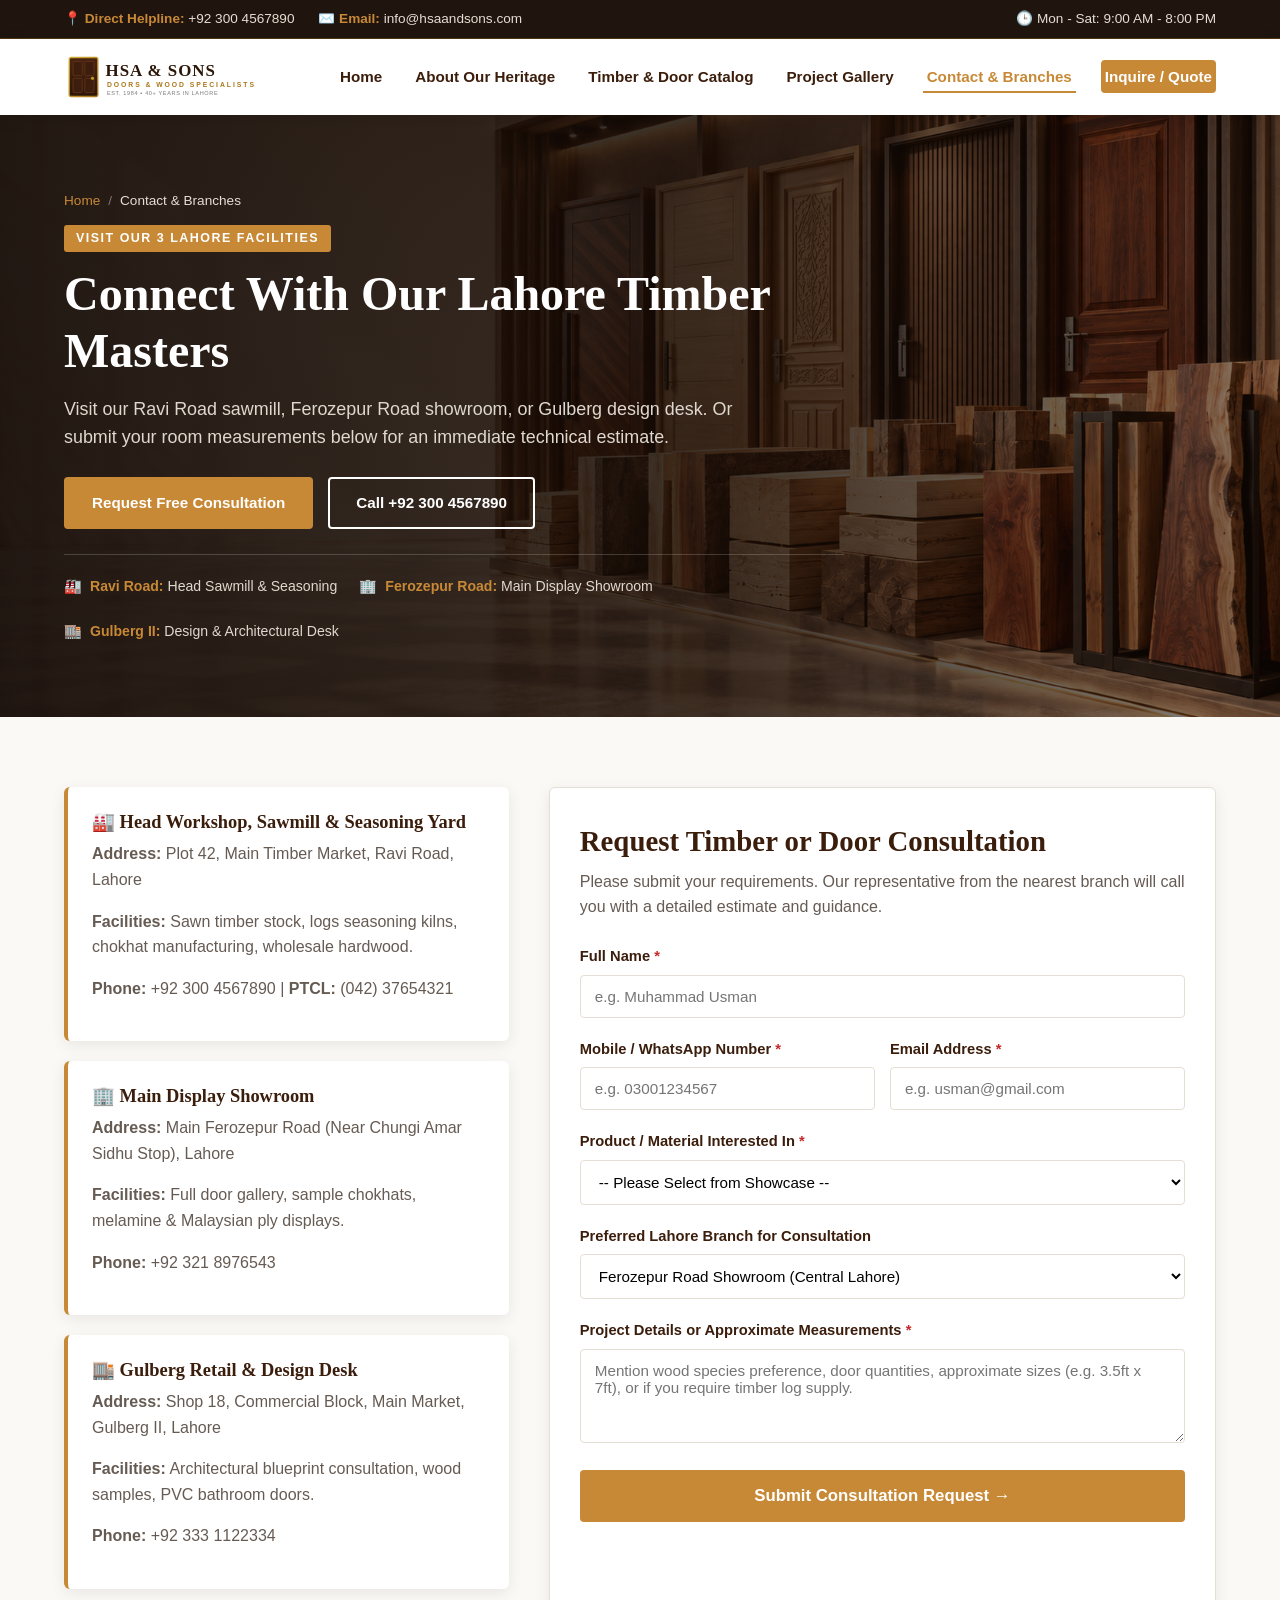
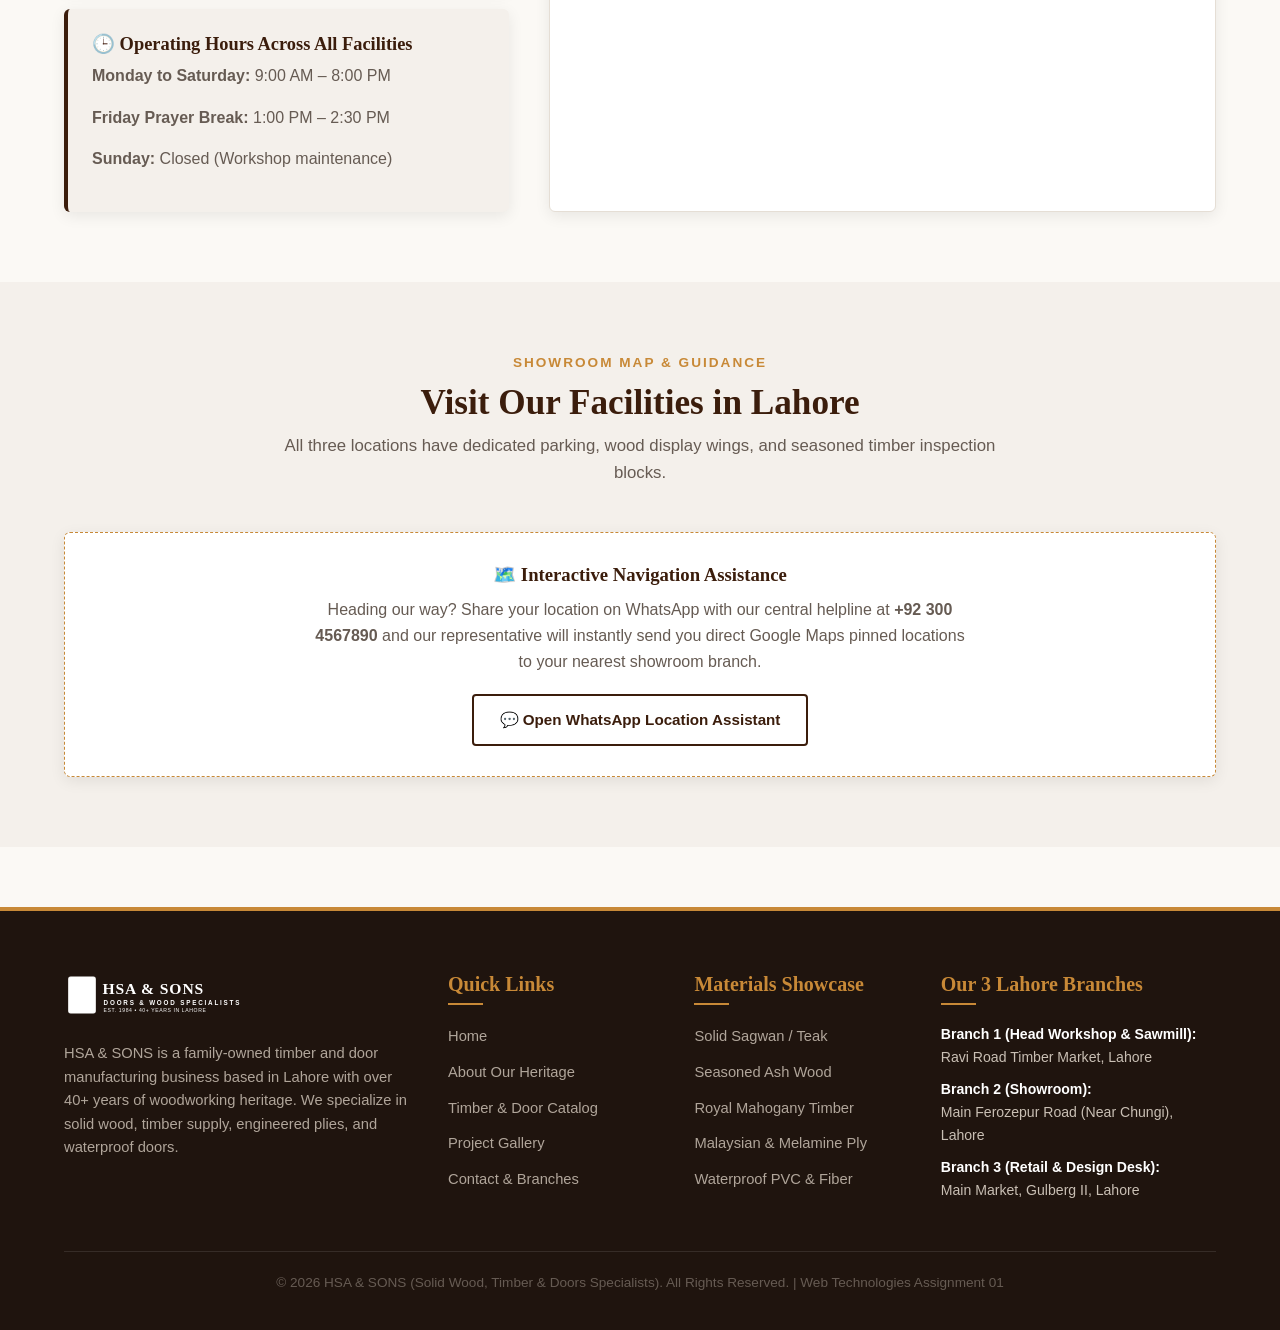
<file: contact.html>
<!DOCTYPE html>
<html lang="en">
<head>
  <meta charset="UTF-8">
  <meta name="viewport" content="width=device-width, initial-scale=1.0">
  <meta name="description" content="Contact HSA & SONS Lahore. Request a timber or door consultation, find directions for Ravi Road sawmill, Ferozepur Road and Gulberg branches.">
  <title>Contact Us &amp; Inquire | HSA &amp; SONS Lahore</title>
  <link rel="stylesheet" href="css/style.css">
</head>
<body>

  <!-- ========================================================================
       Top Bar
       ======================================================================== -->
  <aside class="top-bar">
    <div class="container">
      <div class="top-bar-info">
        <span>📍 <strong>Direct Helpline:</strong> +92 300 4567890</span>
        <span>✉️ <strong>Email:</strong> info@hsaandsons.com</span>
      </div>
      <div>
        <span>🕒 Mon - Sat: 9:00 AM - 8:00 PM</span>
      </div>
    </div>
  </aside>

  <!-- ========================================================================
       Header & Navigation Bar
       ======================================================================== -->
  <header class="site-header">
    <div class="container">
      <nav class="navbar" aria-label="Main Navigation">
        <a href="index.html" class="logo" title="HSA & SONS Home">
          <img src="images/logo.svg" alt="HSA & SONS Doors and Wood Specialists">
        </a>

        <button class="hamburger" id="hamburgerBtn" aria-label="Toggle navigation menu">
          <span></span>
          <span></span>
          <span></span>
        </button>

        <ul class="nav-links" id="navLinks">
          <li><a href="index.html">Home</a></li>
          <li><a href="about.html">About Our Heritage</a></li>
          <li><a href="products.html">Timber &amp; Door Catalog</a></li>
          <li><a href="gallery.html">Project Gallery</a></li>
          <li><a href="contact.html" class="active">Contact &amp; Branches</a></li>
          <li><a href="contact.html#quoteForm" class="btn-nav">Inquire / Quote</a></li>
        </ul>
      </nav>
    </div>
  </header>

  <!-- ========================================================================
       Hero Section: Lahore Branches & Consultation
       ======================================================================== -->
  <section class="page-hero" style="background-image: url('images/hero-section.png');" aria-label="Contact and Branch Directory">
    <div class="container">
      <div class="page-hero-content">
        <nav class="page-hero-breadcrumb" aria-label="Breadcrumb">
          <a href="index.html">Home</a>
          <span class="separator">/</span>
          <span>Contact &amp; Branches</span>
        </nav>
        <span class="page-hero-tag">VISIT OUR 3 LAHORE FACILITIES</span>
        <h1 class="page-hero-title">Connect With Our Lahore Timber Masters</h1>
        <p class="page-hero-desc">Visit our Ravi Road sawmill, Ferozepur Road showroom, or Gulberg design desk. Or submit your room measurements below for an immediate technical estimate.</p>
        <div class="hero-btn-group">
          <a href="#quoteForm" class="btn btn-primary">Request Free Consultation</a>
          <a href="tel:+923004567890" class="btn btn-secondary">Call +92 300 4567890</a>
        </div>
        <div class="page-hero-badges">
          <div class="page-hero-badge-item">
            <span>🏭</span> <span><strong>Ravi Road:</strong> Head Sawmill &amp; Seasoning</span>
          </div>
          <div class="page-hero-badge-item">
            <span>🏢</span> <span><strong>Ferozepur Road:</strong> Main Display Showroom</span>
          </div>
          <div class="page-hero-badge-item">
            <span>🏬</span> <span><strong>Gulberg II:</strong> Design &amp; Architectural Desk</span>
          </div>
        </div>
      </div>
    </div>
  </section>

  <!-- ========================================================================
       Main Content: Contact Cards & Form
       ======================================================================== -->
  <main>
    <section class="section-spacing">
      <div class="container">

        <div class="contact-layout-grid">

          <!-- Left Column: Branch Locations & Contact Info -->
          <div class="contact-info-cards">

            <div class="info-card">
              <h4>🏭 Head Workshop, Sawmill &amp; Seasoning Yard</h4>
              <p><strong>Address:</strong> Plot 42, Main Timber Market, Ravi Road, Lahore</p>
              <p><strong>Facilities:</strong> Sawn timber stock, logs seasoning kilns, chokhat manufacturing, wholesale hardwood.</p>
              <p><strong>Phone:</strong> +92 300 4567890 | <strong>PTCL:</strong> (042) 37654321</p>
            </div>

            <div class="info-card">
              <h4>🏢 Main Display Showroom</h4>
              <p><strong>Address:</strong> Main Ferozepur Road (Near Chungi Amar Sidhu Stop), Lahore</p>
              <p><strong>Facilities:</strong> Full door gallery, sample chokhats, melamine &amp; Malaysian ply displays.</p>
              <p><strong>Phone:</strong> +92 321 8976543</p>
            </div>

            <div class="info-card">
              <h4>🏬 Gulberg Retail &amp; Design Desk</h4>
              <p><strong>Address:</strong> Shop 18, Commercial Block, Main Market, Gulberg II, Lahore</p>
              <p><strong>Facilities:</strong> Architectural blueprint consultation, wood samples, PVC bathroom doors.</p>
              <p><strong>Phone:</strong> +92 333 1122334</p>
            </div>

            <div class="info-card" style="background-color: var(--color-gray-100); border-left-color: var(--color-primary);">
              <h4>🕒 Operating Hours Across All Facilities</h4>
              <p><strong>Monday to Saturday:</strong> 9:00 AM – 8:00 PM</p>
              <p><strong>Friday Prayer Break:</strong> 1:00 PM – 2:30 PM</p>
              <p><strong>Sunday:</strong> Closed (Workshop maintenance)</p>
            </div>

          </div>

          <!-- Right Column: Interactive Quotation Form -->
          <div class="contact-form-box">
            
            <h3 style="font-size: 1.8rem; margin-bottom: 8px;">Request Timber or Door Consultation</h3>
            <p style="margin-bottom: 25px; color: var(--color-gray-600);">Please submit your requirements. Our representative from the nearest branch will call you with a detailed estimate and guidance.</p>

            <!-- Dynamic Feedback Alert (Success / Error) -->
            <div id="formAlert" class="form-alert" role="alert"></div>

            <!-- Form element validated client-side by main.js -->
            <form id="quoteForm" novalidate>
              
              <!-- Full Name -->
              <div class="form-group">
                <label for="fullName">Full Name <span style="color: var(--color-error);">*</span></label>
                <input type="text" id="fullName" name="fullName" class="form-control" placeholder="e.g. Muhammad Usman" required>
                <span class="error-message"></span>
              </div>

              <!-- Phone & Email Grid -->
              <div class="form-row-grid">
                
                <!-- Phone Number -->
                <div class="form-group">
                  <label for="phoneNumber">Mobile / WhatsApp Number <span style="color: var(--color-error);">*</span></label>
                  <input type="tel" id="phoneNumber" name="phoneNumber" class="form-control" placeholder="e.g. 03001234567" required>
                  <span class="error-message"></span>
                </div>

                <!-- Email Address -->
                <div class="form-group">
                  <label for="emailAddress">Email Address <span style="color: var(--color-error);">*</span></label>
                  <input type="email" id="emailAddress" name="emailAddress" class="form-control" placeholder="e.g. usman@gmail.com" required>
                  <span class="error-message"></span>
                </div>

              </div>

              <!-- Material Selection -->
              <div class="form-group">
                <label for="doorType">Product / Material Interested In <span style="color: var(--color-error);">*</span></label>
                <select id="doorType" name="doorType" class="form-control" required>
                  <option value="">-- Please Select from Showcase --</option>
                  <option value="Raw Timber Planks">Raw Timber &amp; Sawn Planks (Sagwan, Ash, Mahogany, Diyar)</option>
                  <option value="Solid Hardwood Chokhats">Solid Wood Chokhats (Door Frames)</option>
                  <option value="Solid Sagwan (Teak)">Solid Sagwan (Teak Wood) Entrance / Room Doors</option>
                  <option value="Seasoned Ash Wood">Seasoned Ash Wood Contemporary Doors</option>
                  <option value="Royal Mahogany">Royal Mahogany Solid Hardwood Doors</option>
                  <option value="Diyar Wood">Traditional Diyar (Deodar) Cedar Doors</option>
                  <option value="Malaysian Plywood">Malaysian Plywood Flush Doors</option>
                  <option value="Melamine Finished">Textured Melamine Pre-Finished Doors</option>
                  <option value="HDX Architectural">HDX Heavy-Duty Solid Board Doors</option>
                  <option value="Waterproof PVC">100% Waterproof PVC Bathroom Doors</option>
                  <option value="Fiber Door">Reinforced High-Density Fiber Doors</option>
                  <option value="Complete House Project">Full Construction Package (Timber + Chokhats + Doors)</option>
                </select>
                <span class="error-message"></span>
              </div>

              <!-- Preferred Branch -->
              <div class="form-group">
                <label for="preferredBranch">Preferred Lahore Branch for Consultation</label>
                <select id="preferredBranch" name="preferredBranch" class="form-control">
                  <option value="Ferozepur Road">Ferozepur Road Showroom (Central Lahore)</option>
                  <option value="Ravi Road">Ravi Road Timber Market (Head Sawmill)</option>
                  <option value="Gulberg">Main Market Gulberg II (Design Desk)</option>
                </select>
              </div>

              <!-- Measurements / Details -->
              <div class="form-group">
                <label for="projectDetails">Project Details or Approximate Measurements <span style="color: var(--color-error);">*</span></label>
                <textarea id="projectDetails" name="projectDetails" rows="4" class="form-control" placeholder="Mention wood species preference, door quantities, approximate sizes (e.g. 3.5ft x 7ft), or if you require timber log supply." required></textarea>
                <span class="error-message"></span>
              </div>

              <!-- Submit Button -->
              <button type="submit" class="btn btn-primary" style="width: 100%; padding: 14px; font-size: 1.05rem;">
                Submit Consultation Request &rarr;
              </button>

            </form>

          </div>

        </div>

      </div>
    </section>

    <!-- Map / Showroom Guide Section -->
    <section class="section-spacing bg-alt">
      <div class="container">
        <div class="section-title-wrap">
          <span class="section-subtitle">Showroom Map &amp; Guidance</span>
          <h2 class="section-title">Visit Our Facilities in Lahore</h2>
          <p class="section-desc">All three locations have dedicated parking, wood display wings, and seasoned timber inspection blocks.</p>
        </div>

        <div style="background-color: var(--color-white); border-radius: 6px; padding: 30px; box-shadow: var(--box-shadow); text-align: center; border: 1px dashed var(--color-accent);">
          <h3 style="margin-bottom: 10px;">🗺️ Interactive Navigation Assistance</h3>
          <p style="max-width: 650px; margin: 0 auto 20px auto; color: var(--color-gray-600);">
            Heading our way? Share your location on WhatsApp with our central helpline at <strong>+92 300 4567890</strong> and our representative will instantly send you direct Google Maps pinned locations to your nearest showroom branch.
          </p>
          <a href="https://wa.me/923004567890" target="_blank" rel="noopener noreferrer" class="btn btn-outline">
            💬 Open WhatsApp Location Assistant
          </a>
        </div>
      </div>
    </section>

  </main>

  <!-- ========================================================================
       Footer
       ======================================================================== -->
  <footer class="site-footer">
    <div class="container">
      <div class="footer-grid">
        
        <div class="footer-col">
          <a href="index.html" style="display: inline-block; margin-bottom: 15px;">
            <img src="images/logo.svg" alt="HSA & SONS" style="height: 48px; filter: brightness(0) invert(1);">
          </a>
          <p>HSA &amp; SONS is a family-owned timber and door manufacturing business based in Lahore with over 40+ years of woodworking heritage. We specialize in solid wood, timber supply, engineered plies, and waterproof doors.</p>
        </div>

        <div class="footer-col">
          <h3>Quick Links</h3>
          <ul>
            <li><a href="index.html">Home</a></li>
            <li><a href="about.html">About Our Heritage</a></li>
            <li><a href="products.html">Timber &amp; Door Catalog</a></li>
            <li><a href="gallery.html">Project Gallery</a></li>
            <li><a href="contact.html">Contact &amp; Branches</a></li>
          </ul>
        </div>

        <div class="footer-col">
          <h3>Materials Showcase</h3>
          <ul>
            <li><a href="products.html">Solid Sagwan / Teak</a></li>
            <li><a href="products.html">Seasoned Ash Wood</a></li>
            <li><a href="products.html">Royal Mahogany Timber</a></li>
            <li><a href="products.html">Malaysian &amp; Melamine Ply</a></li>
            <li><a href="products.html">Waterproof PVC &amp; Fiber</a></li>
          </ul>
        </div>

        <div class="footer-col">
          <h3>Our 3 Lahore Branches</h3>
          <ul class="branch-list">
            <li>
              <strong>Branch 1 (Head Workshop &amp; Sawmill):</strong>
              Ravi Road Timber Market, Lahore
            </li>
            <li>
              <strong>Branch 2 (Showroom):</strong>
              Main Ferozepur Road (Near Chungi), Lahore
            </li>
            <li>
              <strong>Branch 3 (Retail &amp; Design Desk):</strong>
              Main Market, Gulberg II, Lahore
            </li>
          </ul>
        </div>

      </div>

      <div class="footer-bottom">
        <p>&copy; 2026 HSA &amp; SONS (Solid Wood, Timber &amp; Doors Specialists). All Rights Reserved. | Web Technologies Assignment 01</p>
      </div>
    </div>
  </footer>

  <script src="js/main.js"></script>
</body>
</html>
</file>
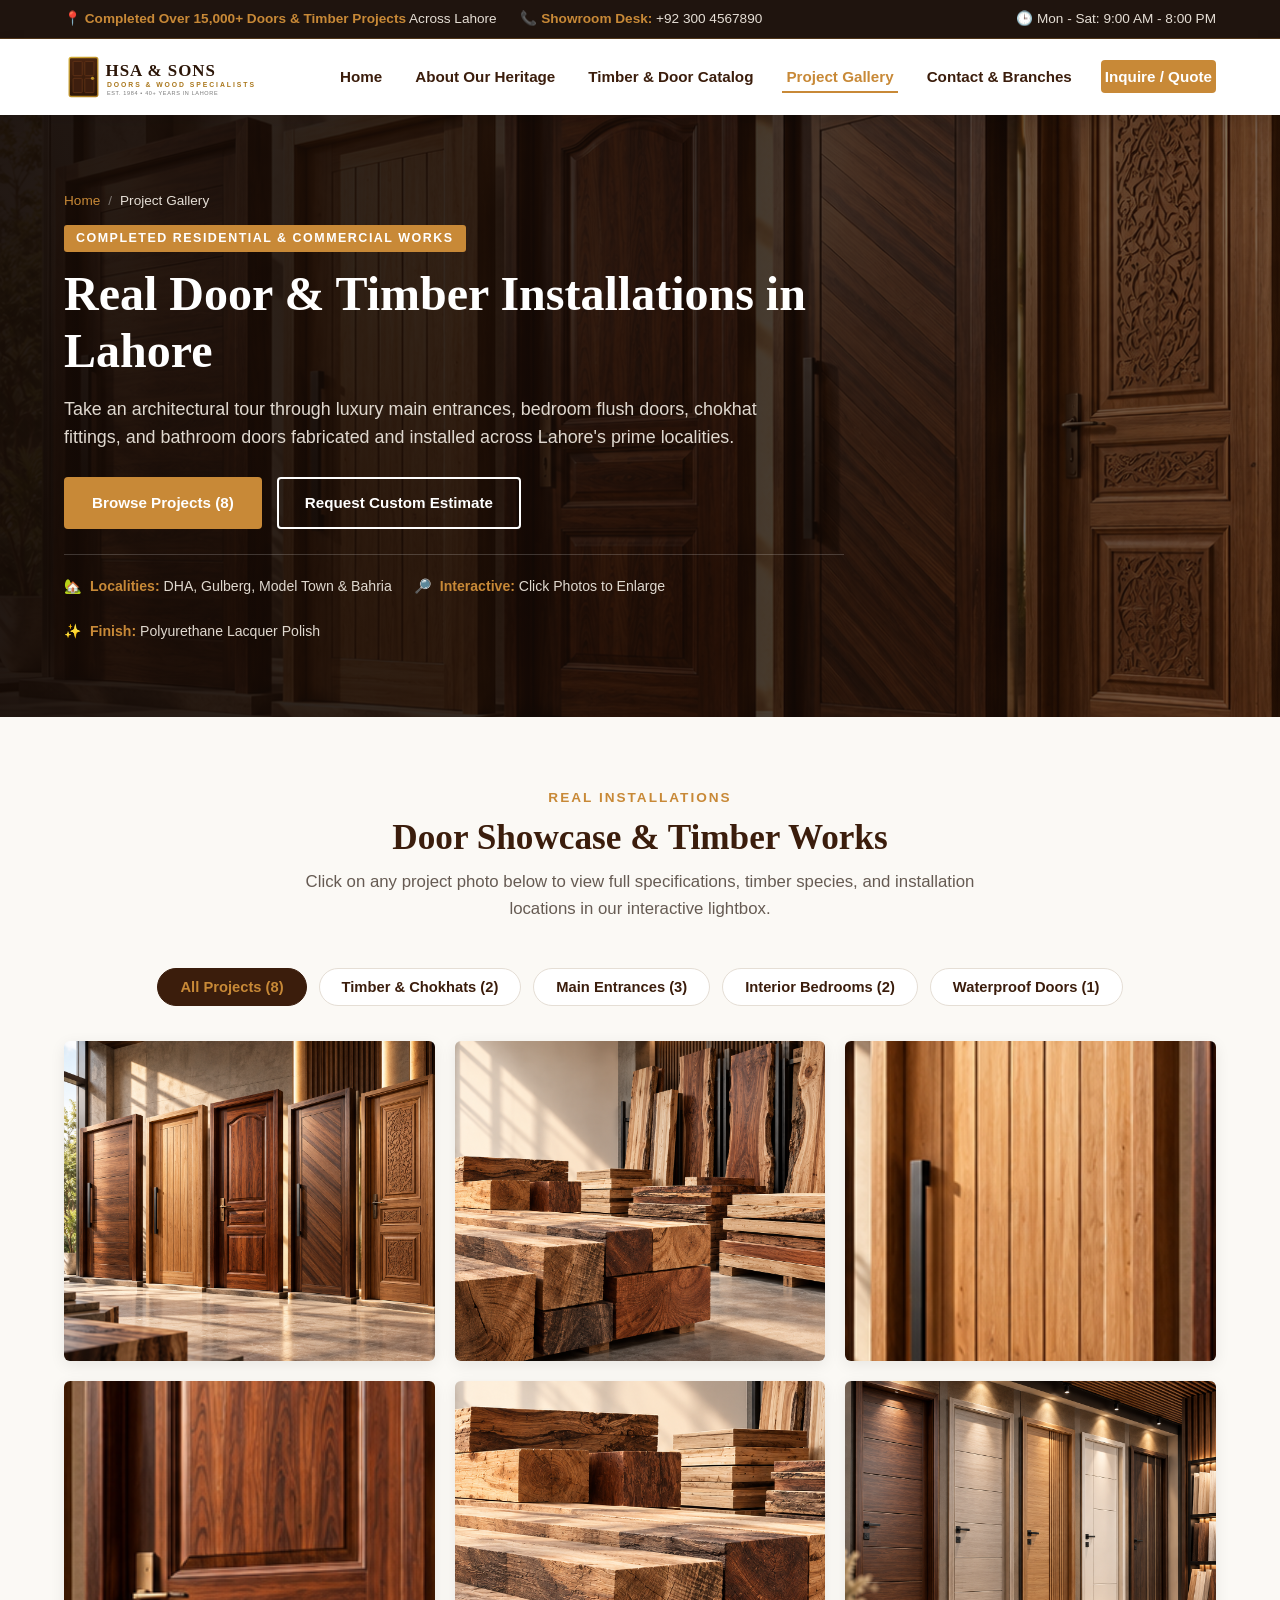
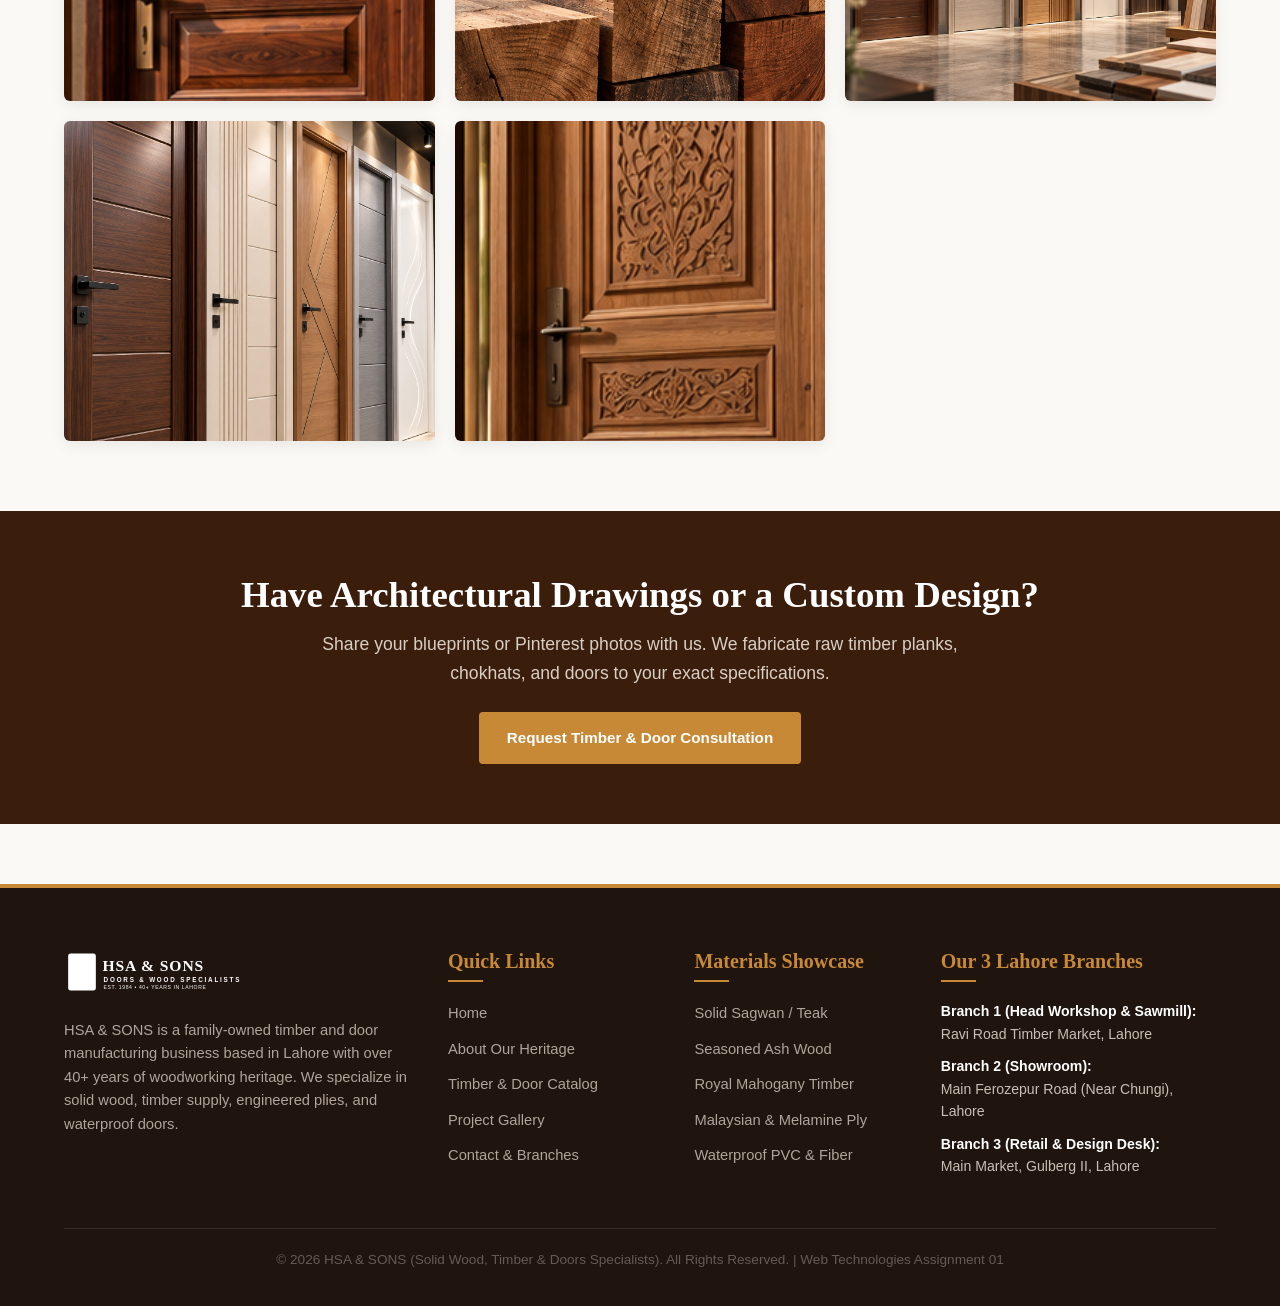
<file: gallery.html>
<!DOCTYPE html>
<html lang="en">
<head>
  <meta charset="UTF-8">
  <meta name="viewport" content="width=device-width, initial-scale=1.0">
  <meta name="description" content="View completed solid wood, timber and door installation projects by HSA & SONS across Lahore: DHA, Bahria Town, Gulberg and Model Town.">
  <title>Installation &amp; Timber Portfolio | HSA &amp; SONS Lahore</title>
  <link rel="stylesheet" href="css/style.css">
</head>
<body>

  <!-- ========================================================================
       Top Bar
       ======================================================================== -->
  <aside class="top-bar">
    <div class="container">
      <div class="top-bar-info">
        <span>📍 <strong>Completed Over 15,000+ Doors &amp; Timber Projects</strong> Across Lahore</span>
        <span>📞 <strong>Showroom Desk:</strong> +92 300 4567890</span>
      </div>
      <div>
        <span>🕒 Mon - Sat: 9:00 AM - 8:00 PM</span>
      </div>
    </div>
  </aside>

  <!-- ========================================================================
       Header & Navigation Bar
       ======================================================================== -->
  <header class="site-header">
    <div class="container">
      <nav class="navbar" aria-label="Main Navigation">
        <a href="index.html" class="logo" title="HSA & SONS Home">
          <img src="images/logo.svg" alt="HSA & SONS Doors and Wood Specialists">
        </a>

        <button class="hamburger" id="hamburgerBtn" aria-label="Toggle navigation menu">
          <span></span>
          <span></span>
          <span></span>
        </button>

        <ul class="nav-links" id="navLinks">
          <li><a href="index.html">Home</a></li>
          <li><a href="about.html">About Our Heritage</a></li>
          <li><a href="products.html">Timber &amp; Door Catalog</a></li>
          <li><a href="gallery.html" class="active">Project Gallery</a></li>
          <li><a href="contact.html">Contact &amp; Branches</a></li>
          <li><a href="contact.html#quoteForm" class="btn-nav">Inquire / Quote</a></li>
        </ul>
      </nav>
    </div>
  </header>

  <!-- ========================================================================
       Hero Section: Project Portfolio & Installations
       ======================================================================== -->
  <section class="page-hero" style="background-image: url('images/solid-doors.png');" aria-label="Project Portfolio and Installations">
    <div class="container">
      <div class="page-hero-content">
        <nav class="page-hero-breadcrumb" aria-label="Breadcrumb">
          <a href="index.html">Home</a>
          <span class="separator">/</span>
          <span>Project Gallery</span>
        </nav>
        <span class="page-hero-tag">COMPLETED RESIDENTIAL &amp; COMMERCIAL WORKS</span>
        <h1 class="page-hero-title">Real Door &amp; Timber Installations in Lahore</h1>
        <p class="page-hero-desc">Take an architectural tour through luxury main entrances, bedroom flush doors, chokhat fittings, and bathroom doors fabricated and installed across Lahore's prime localities.</p>
        <div class="hero-btn-group">
          <a href="#galleryGrid" class="btn btn-primary">Browse Projects (8)</a>
          <a href="contact.html#quoteForm" class="btn btn-secondary">Request Custom Estimate</a>
        </div>
        <div class="page-hero-badges">
          <div class="page-hero-badge-item">
            <span>🏡</span> <span><strong>Localities:</strong> DHA, Gulberg, Model Town &amp; Bahria</span>
          </div>
          <div class="page-hero-badge-item">
            <span>🔎</span> <span><strong>Interactive:</strong> Click Photos to Enlarge</span>
          </div>
          <div class="page-hero-badge-item">
            <span>✨</span> <span><strong>Finish:</strong> Polyurethane Lacquer Polish</span>
          </div>
        </div>
      </div>
    </div>
  </section>

  <!-- ========================================================================
       Main Content: Gallery & Lightbox
       ======================================================================== -->
  <main>
    <section id="galleryGrid" class="section-spacing">
      <div class="container">

        <div class="section-title-wrap">
          <span class="section-subtitle">Real Installations</span>
          <h2 class="section-title">Door Showcase &amp; Timber Works</h2>
          <p class="section-desc">Click on any project photo below to view full specifications, timber species, and installation locations in our interactive lightbox.</p>
        </div>

        <!-- Filter Buttons (Controlled by JavaScript) -->
        <div class="filter-nav">
          <button class="filter-btn active" data-filter="all">All Projects (8)</button>
          <button class="filter-btn" data-filter="timber-works">Timber &amp; Chokhats (2)</button>
          <button class="filter-btn" data-filter="entrance">Main Entrances (3)</button>
          <button class="filter-btn" data-filter="interior">Interior Bedrooms (2)</button>
          <button class="filter-btn" data-filter="waterproof">Waterproof Doors (1)</button>
        </div>

        <!-- Gallery Grid (CSS Grid) -->
        <div class="gallery-grid">

          <!-- Item 1: DHA Phase 6 Entrance -->
          <article class="gallery-item filter-item btn-view-detail" 
                   data-category="entrance"
                   data-title="Grand Double Entrance Door"
                   data-img="images/solid-doors.png"
                   data-desc="Bespoke 9-foot high pure Sagwan double door installed for a 2-kanal residence in DHA Phase 6, Lahore. Features deep hand-carved floral cornices and imported solid brass locks."
                   data-wood="100% Solid Burmese Sagwan (Teak)"
                   data-usage="Main Entrance • DHA Phase 6, Lahore">
            <img src="images/solid-doors.png" alt="Pure Sagwan Entrance Door in DHA Lahore">
            <div class="gallery-overlay">
              <h4>Grand Double Entrance Door</h4>
              <span>Solid Sagwan • DHA Phase 6, Lahore (Click to View)</span>
            </div>
          </article>

          <!-- Item 2: Timber Planks Seasoning -->
          <article class="gallery-item filter-item btn-view-detail" 
                   data-category="timber-works"
                   data-title="Seasoned Hardwood Timber Planks"
                   data-img="images/seasoned-timber-and-planks.png"
                   data-desc="Wholesale supply of kiln-seasoned Sagwan teak planks for a luxury boutique hotel project on MM Alam Road, Gulberg."
                   data-wood="Kiln-Seasoned Burma Sagwan Hardwood"
                   data-usage="Timber Lumber Supply • Gulberg, Lahore">
            <img src="images/seasoned-timber-and-planks.png" alt="Timber Planks Supply Gulberg Lahore">
            <div class="gallery-overlay">
              <h4>Seasoned Hardwood Timber Planks</h4>
              <span>Burma Teak • MM Alam Road, Gulberg (Click to View)</span>
            </div>
          </article>

          <!-- Item 3: Modern Ash Wood Bedroom -->
          <article class="gallery-item filter-item btn-view-detail" 
                   data-category="interior"
                   data-title="Contemporary Ash Wood Bedroom Doors"
                   data-img="images/door-ash.png"
                   data-desc="Suite of 12 contemporary Ash wood doors with satin nickel groove lines fabricated for an architect-designed villa in Gulberg III, Lahore."
                   data-wood="European Ash Hardwood with Clear Matte Lacquer"
                   data-usage="Master Bedrooms • Gulberg III, Lahore">
            <img src="images/door-ash.png" alt="Modern Ash Wood Door Gulberg Lahore">
            <div class="gallery-overlay">
              <h4>Modern Ash Wood Interior Door</h4>
              <span>European Ash • Gulberg III, Lahore (Click to View)</span>
            </div>
          </article>

          <!-- Item 4: Royal Mahogany Drawing Hall -->
          <article class="gallery-item filter-item btn-view-detail" 
                   data-category="entrance"
                   data-title="Royal Mahogany Double Portal"
                   data-img="images/door-mahogany.png"
                   data-desc="Deep rich reddish-brown mahogany portal installed between drawing and dining halls in a traditional Model Town bungalow."
                   data-wood="Seasoned African Mahogany Hardwood"
                   data-usage="Formal Drawing Room • Model Town, Lahore">
            <img src="images/door-mahogany.png" alt="Royal Mahogany Door Model Town Lahore">
            <div class="gallery-overlay">
              <h4>Royal Mahogany Double Portal</h4>
              <span>Pure Mahogany • Model Town, Lahore (Click to View)</span>
            </div>
          </article>

          <!-- Item 5: Solid Chokhats Installation -->
          <article class="gallery-item filter-item btn-view-detail" 
                   data-category="timber-works"
                   data-title="Heavy Solid Diyar Chokhats (Door Frames)"
                   data-img="images/timber-chokhat.png"
                   data-desc="Precision cut 9-inch wall chokhat frames crafted from northern Diyar cedar wood installed during the gray structure phase of a luxury villa in Lake City."
                   data-wood="Northern Diyar Cedar Timber"
                   data-usage="Gray Structure Frames • Lake City, Lahore">
            <img src="images/timber-chokhat.png" alt="Solid Chokhat Frames Lake City Lahore">
            <div class="gallery-overlay">
              <h4>Solid Diyar Chokhats (Frames)</h4>
              <span>Northern Diyar • Lake City, Lahore (Click to View)</span>
            </div>
          </article>

          <!-- Item 6: Malaysian Ply Modern Flush -->
          <article class="gallery-item filter-item btn-view-detail" 
                   data-category="interior"
                   data-title="Malaysian Plywood Flush Doors"
                   data-img="images/plywood-and-flush-doors.png"
                   data-desc="Complete set of 24 Malaysian flush doors installed in a multi-story apartment building in Bahria Town Sector C, Lahore."
                   data-wood="Malaysian Plywood Face over Finger-Joint Pine Core"
                   data-usage="Apartment Bedrooms • Bahria Town, Lahore">
            <img src="images/plywood-and-flush-doors.png" alt="Malaysian Plywood Flush Doors Bahria Town Lahore">
            <div class="gallery-overlay">
              <h4>Malaysian Flush Door</h4>
              <span>Engineered Core • Bahria Town, Lahore (Click to View)</span>
            </div>
          </article>

          <!-- Item 7: PVC Waterproof Bathroom Door -->
          <article class="gallery-item filter-item btn-view-detail" 
                   data-category="waterproof"
                   data-title="100% Waterproof PVC Bathroom Door"
                   data-img="images/pvc-fiber-doors.png"
                   data-desc="Moisture-proof PVC door installed in a master bathroom with walk-in shower. Zero water absorption with frosted glass accent panel."
                   data-wood="High-Impact Rigid Polyvinyl Chloride (PVC)"
                   data-usage="Master Bathroom • Lake City, Lahore">
            <img src="images/pvc-fiber-doors.png" alt="Waterproof PVC Bathroom Door Lake City Lahore">
            <div class="gallery-overlay">
              <h4>Waterproof PVC Bathroom Door</h4>
              <span>100% Moisture Proof • Lake City, Lahore (Click to View)</span>
            </div>
          </article>

          <!-- Item 8: Traditional Diyar Front Door -->
          <article class="gallery-item filter-item btn-view-detail" 
                   data-category="entrance"
                   data-title="Traditional Carved Diyar Door"
                   data-img="images/door-diyar.png"
                   data-desc="Authentic Deodar cedar front entrance door for a heritage home in Lahore Cantt. Rich natural fragrance and pest-repellent qualities."
                   data-wood="Kiln-Seasoned Northern Diyar Wood"
                   data-usage="Main Entrance • Lahore Cantt">
            <img src="images/door-diyar.png" alt="Carved Diyar Door Lahore Cantt">
            <div class="gallery-overlay">
              <h4>Traditional Carved Diyar Door</h4>
              <span>Aromatic Diyar • Lahore Cantt (Click to View)</span>
            </div>
          </article>

        </div>

      </div>
    </section>

    <!-- Consultation CTA -->
    <section class="cta-banner cta-banner-primary">
      <div class="container">
        <h2>Have Architectural Drawings or a Custom Design?</h2>
        <p>Share your blueprints or Pinterest photos with us. We fabricate raw timber planks, chokhats, and doors to your exact specifications.</p>
        <a href="contact.html" class="btn btn-primary">Request Timber &amp; Door Consultation</a>
      </div>
    </section>

  </main>

  <!-- ========================================================================
       Modal Lightbox
       ======================================================================== -->
  <div class="modal-overlay" id="doorModal" role="dialog" aria-modal="true" aria-labelledby="modalTitle">
    <div class="modal-content">
      <button class="modal-close-btn" id="modalCloseBtn" aria-label="Close modal">&times;</button>
      <div class="modal-img-wrap">
        <img id="modalImage" src="images/door-sagwan.svg" alt="Project Photo Enlarged">
      </div>
      <div class="modal-body">
        <h3 id="modalTitle">Project Title</h3>
        <p id="modalDescription">Project details will appear here.</p>
        <div class="modal-meta">
          <div>
            <strong>Material Used:</strong>
            <span id="modalWoodType">Solid Timber</span>
          </div>
          <div>
            <strong>Project Location:</strong>
            <span id="modalUsage">Lahore</span>
          </div>
        </div>
      </div>
    </div>
  </div>

  <!-- ========================================================================
       Footer
       ======================================================================== -->
  <footer class="site-footer">
    <div class="container">
      <div class="footer-grid">
        
        <div class="footer-col">
          <a href="index.html" style="display: inline-block; margin-bottom: 15px;">
            <img src="images/logo.svg" alt="HSA & SONS" style="height: 48px; filter: brightness(0) invert(1);">
          </a>
          <p>HSA &amp; SONS is a family-owned timber and door manufacturing business based in Lahore with over 40+ years of woodworking heritage. We specialize in solid wood, timber supply, engineered plies, and waterproof doors.</p>
        </div>

        <div class="footer-col">
          <h3>Quick Links</h3>
          <ul>
            <li><a href="index.html">Home</a></li>
            <li><a href="about.html">About Our Heritage</a></li>
            <li><a href="products.html">Timber &amp; Door Catalog</a></li>
            <li><a href="gallery.html">Project Gallery</a></li>
            <li><a href="contact.html">Contact &amp; Branches</a></li>
          </ul>
        </div>

        <div class="footer-col">
          <h3>Materials Showcase</h3>
          <ul>
            <li><a href="products.html">Solid Sagwan / Teak</a></li>
            <li><a href="products.html">Seasoned Ash Wood</a></li>
            <li><a href="products.html">Royal Mahogany Timber</a></li>
            <li><a href="products.html">Malaysian &amp; Melamine Ply</a></li>
            <li><a href="products.html">Waterproof PVC &amp; Fiber</a></li>
          </ul>
        </div>

        <div class="footer-col">
          <h3>Our 3 Lahore Branches</h3>
          <ul class="branch-list">
            <li>
              <strong>Branch 1 (Head Workshop &amp; Sawmill):</strong>
              Ravi Road Timber Market, Lahore
            </li>
            <li>
              <strong>Branch 2 (Showroom):</strong>
              Main Ferozepur Road (Near Chungi), Lahore
            </li>
            <li>
              <strong>Branch 3 (Retail &amp; Design Desk):</strong>
              Main Market, Gulberg II, Lahore
            </li>
          </ul>
        </div>

      </div>

      <div class="footer-bottom">
        <p>&copy; 2026 HSA &amp; SONS (Solid Wood, Timber &amp; Doors Specialists). All Rights Reserved. | Web Technologies Assignment 01</p>
      </div>
    </div>
  </footer>

  <script src="js/main.js"></script>
</body>
</html>
</file>
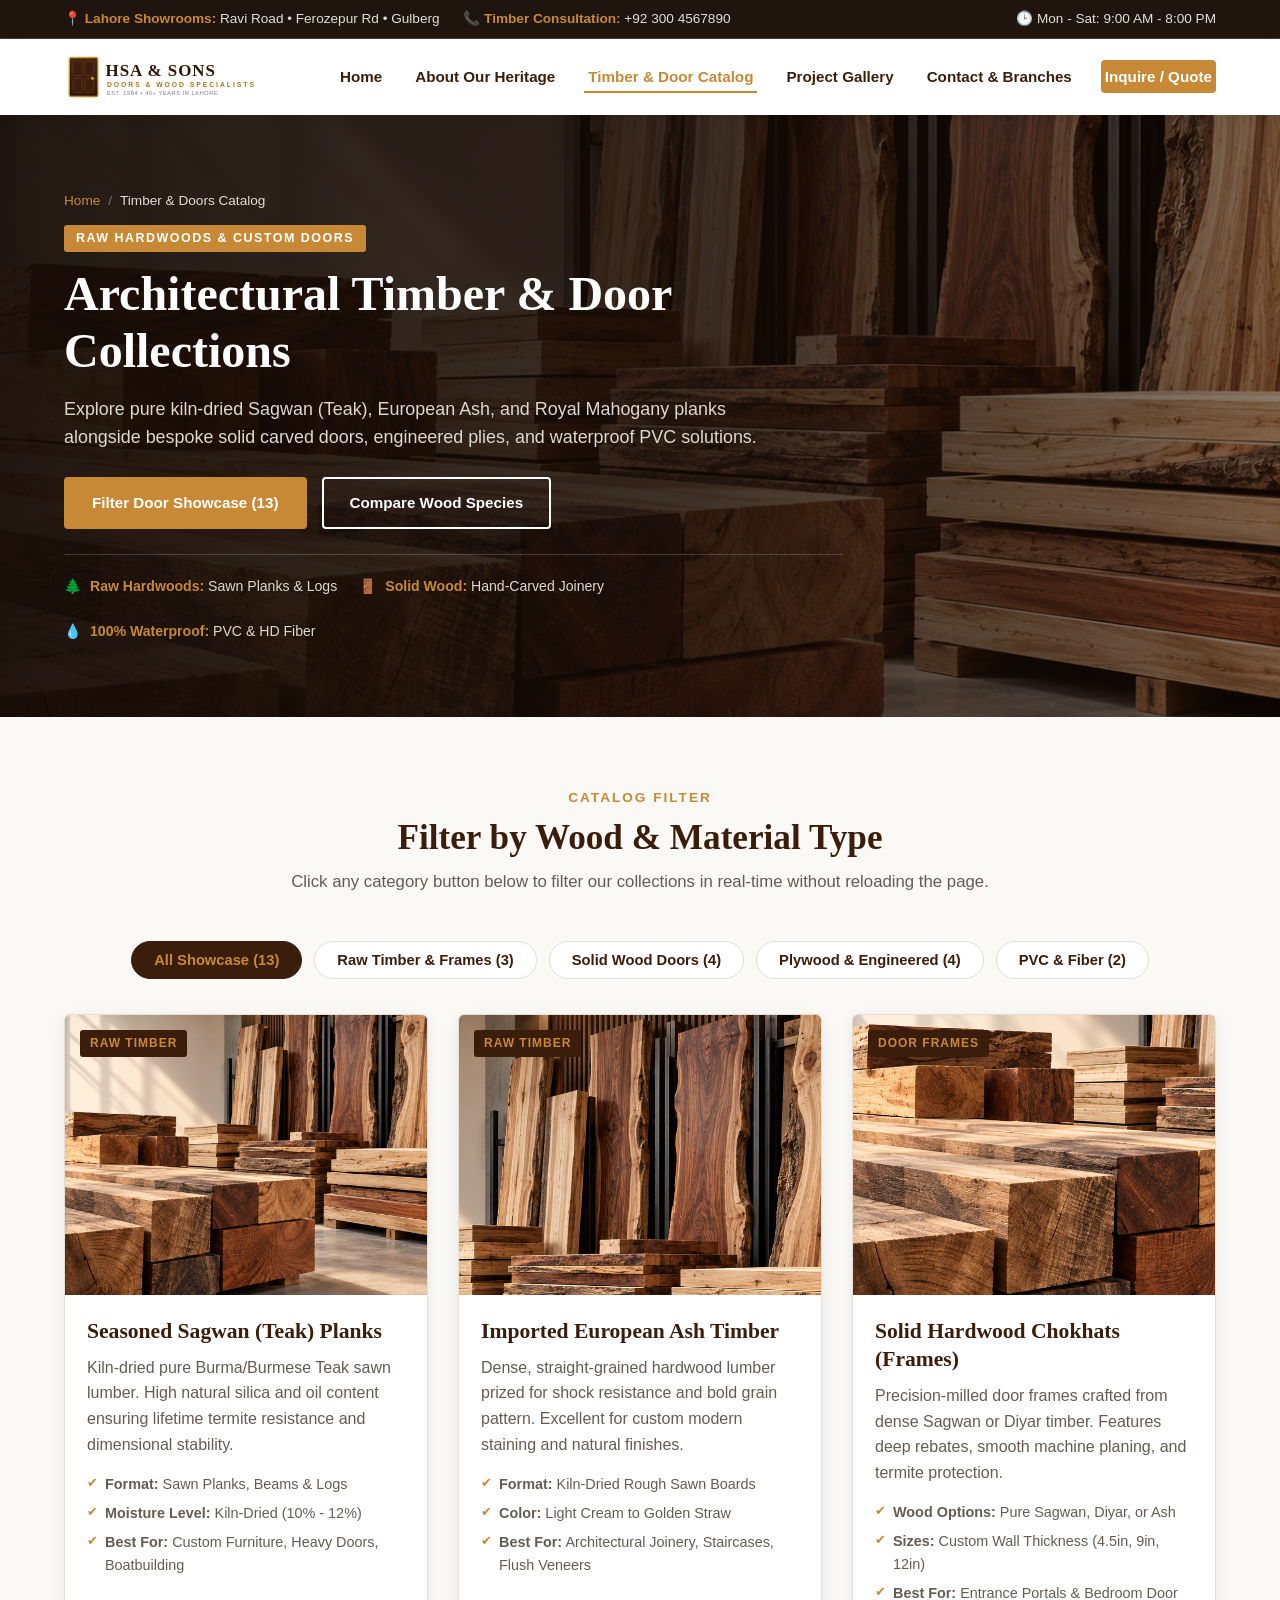
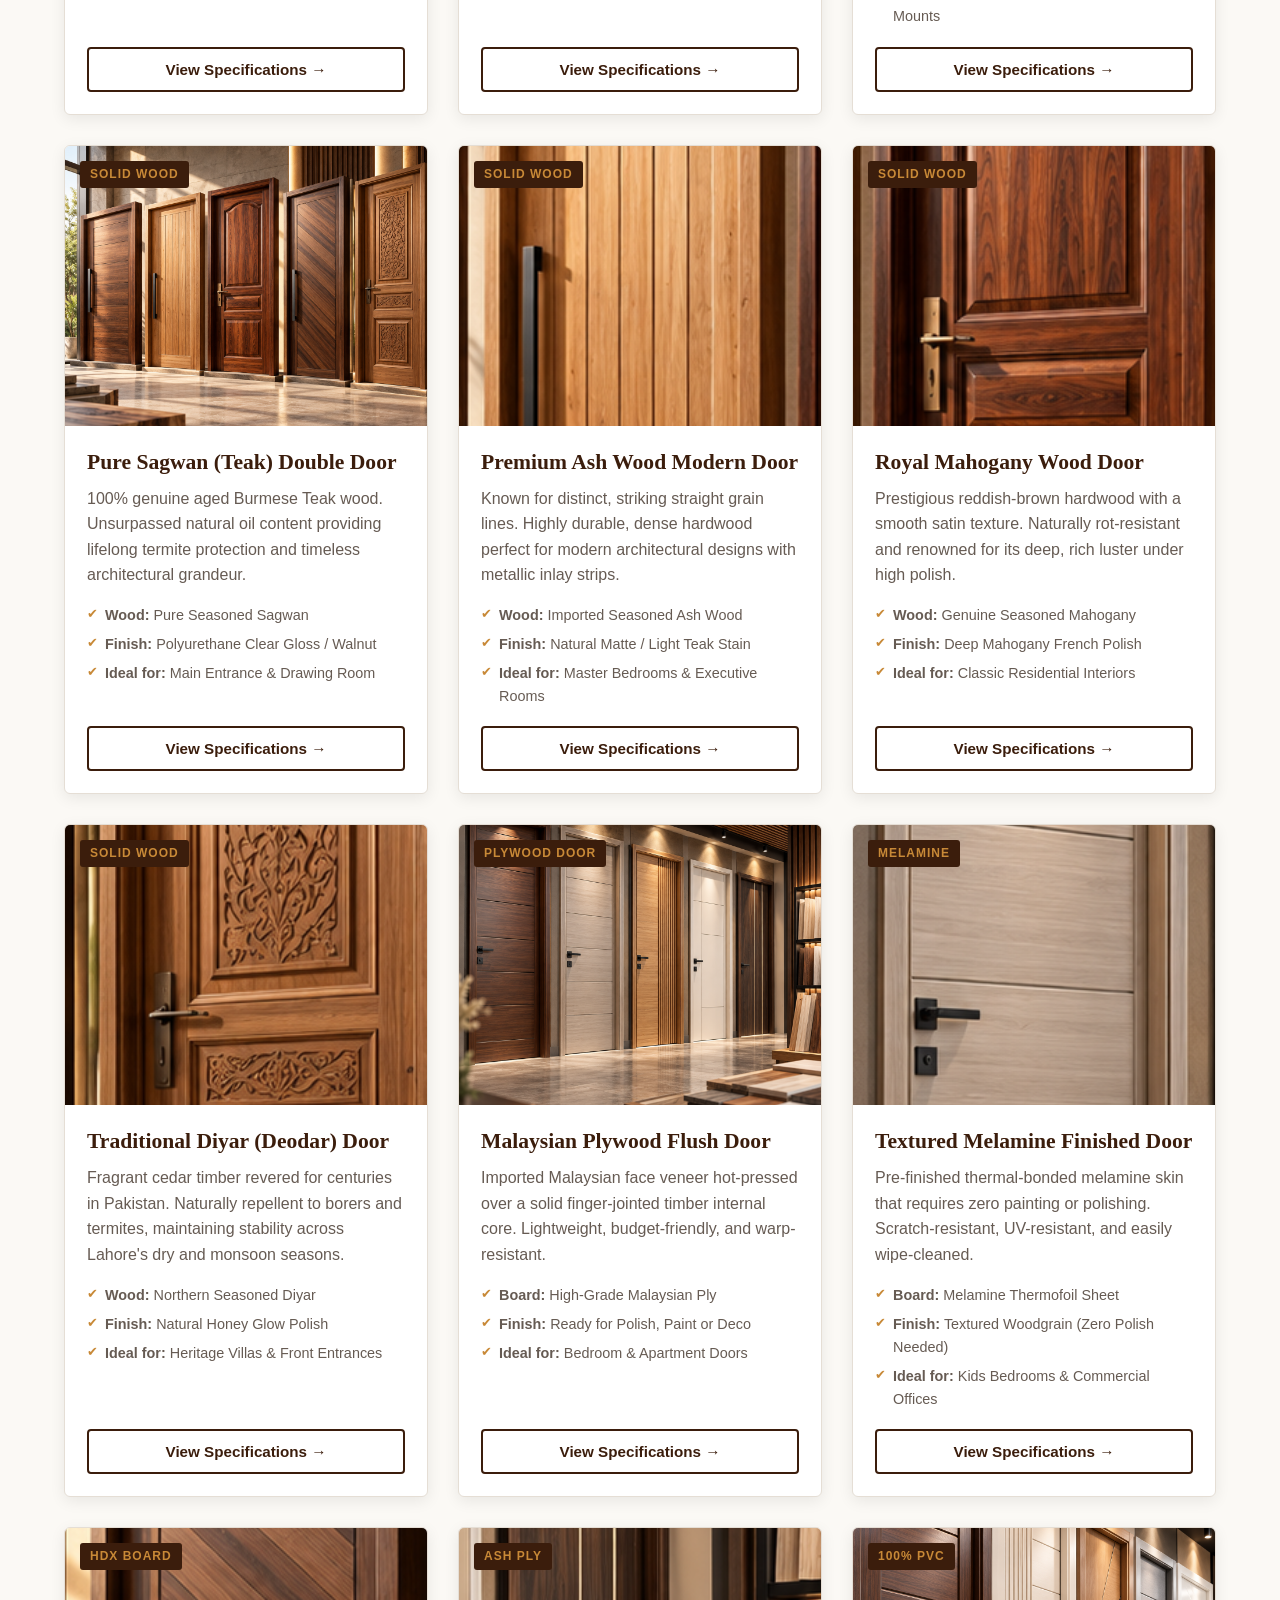
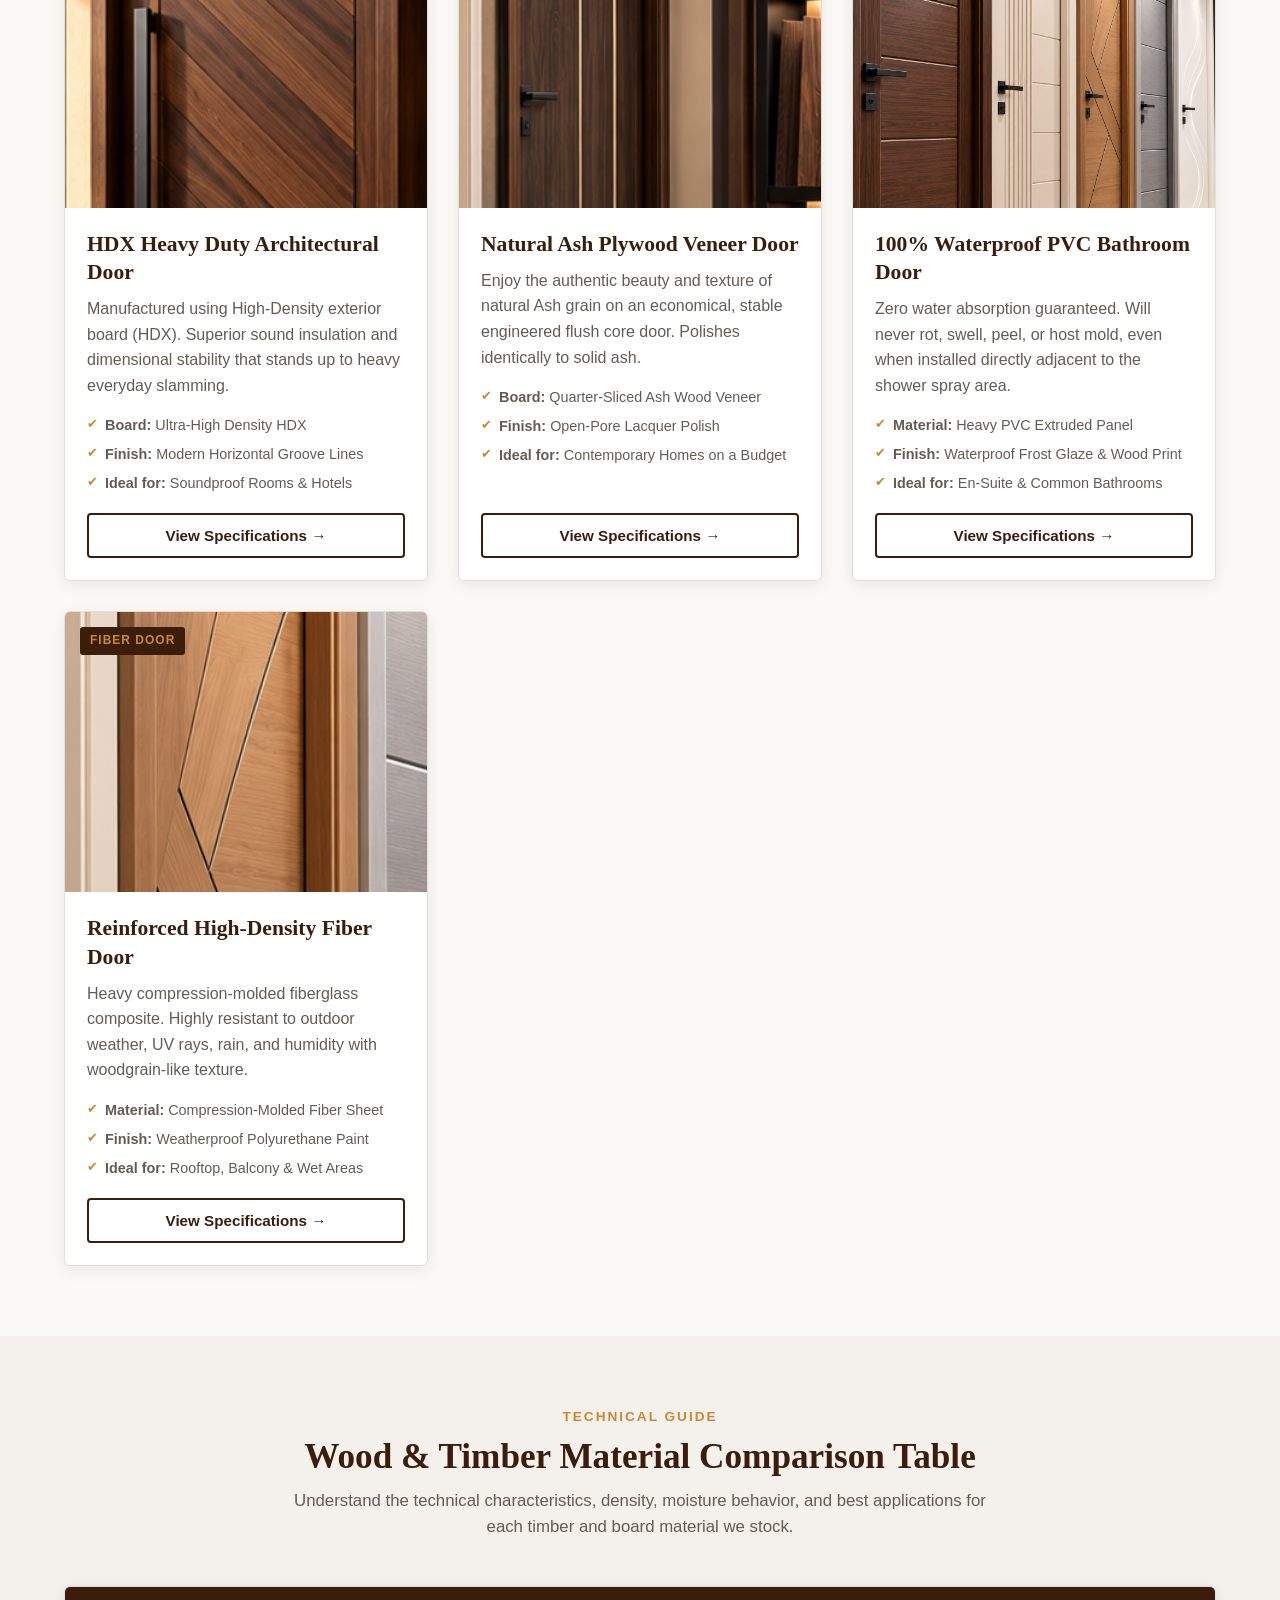
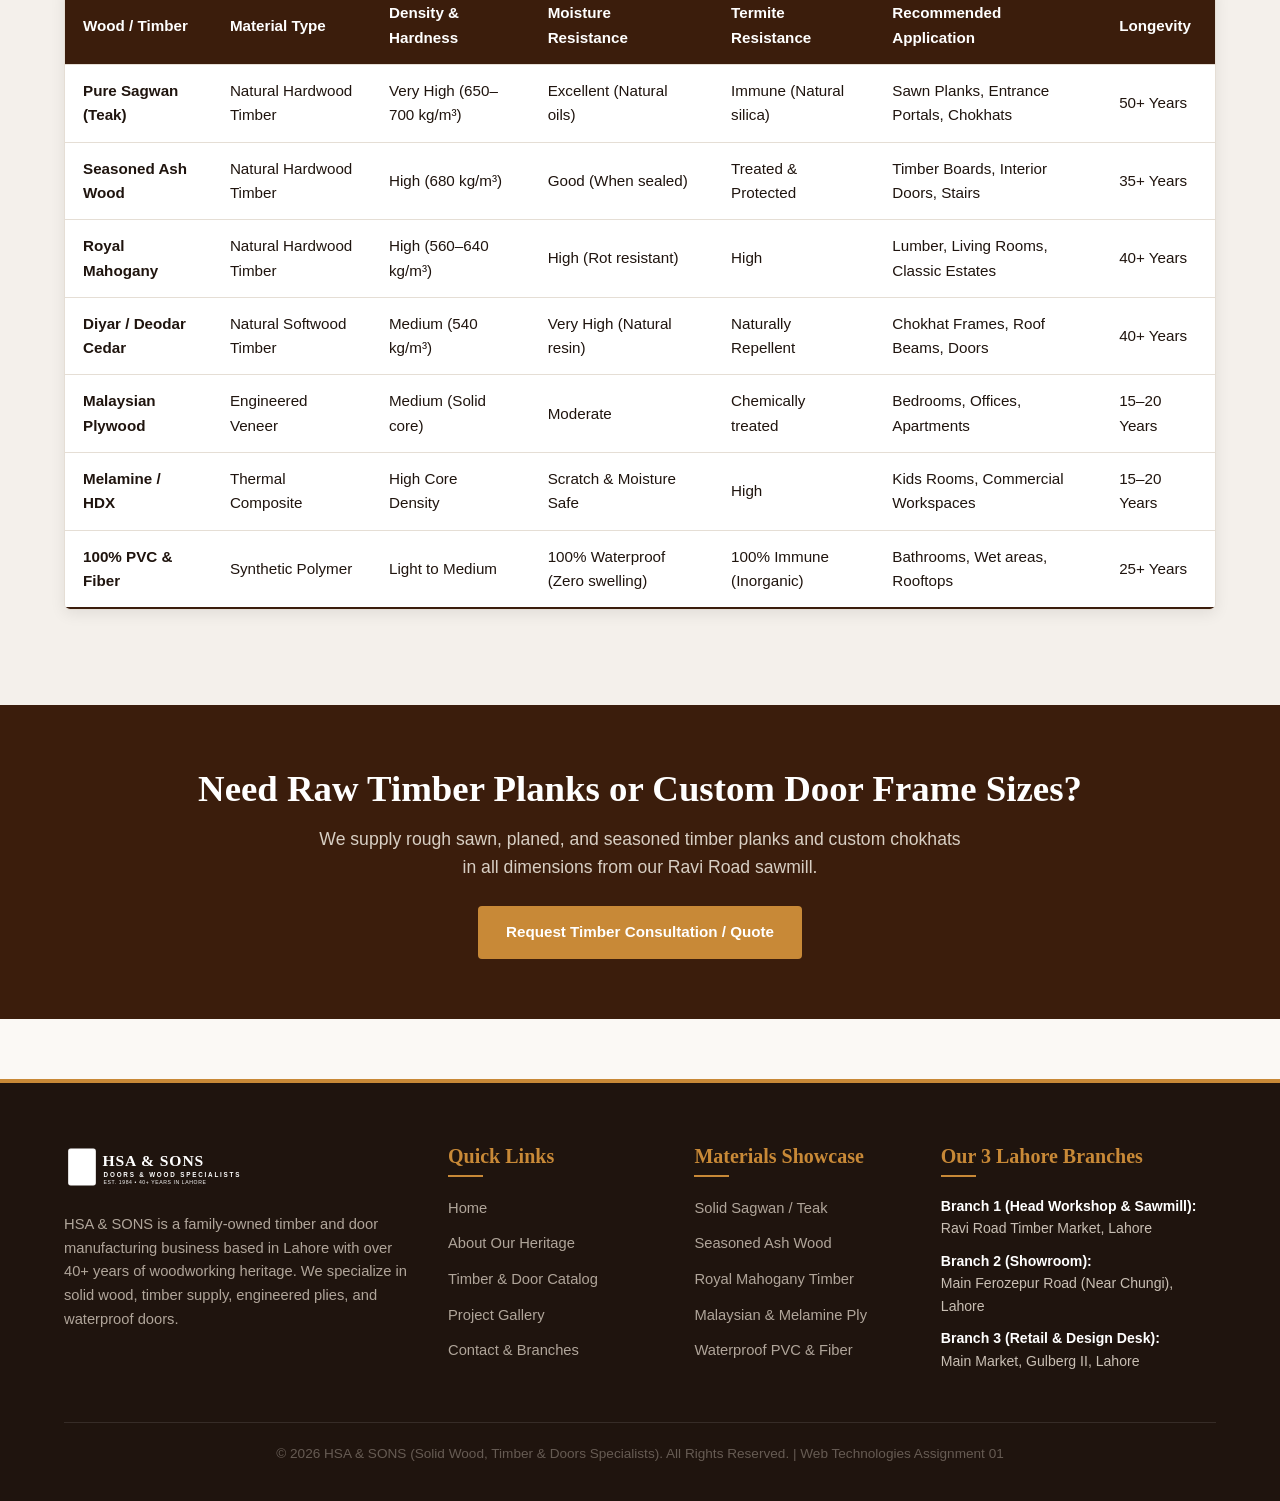
<file: products.html>
<!DOCTYPE html>
<html lang="en">
<head>
  <meta charset="UTF-8">
  <meta name="viewport" content="width=device-width, initial-scale=1.0">
  <meta name="description" content="Explore HSA & SONS timber & door catalog: Raw Sagwan, Ash wood, Mahogany, Solid doors, Malaysian Ply, Melamine, HDX, and Waterproof PVC doors in Lahore.">
  <title>Timber &amp; Doors Catalog Showcase | HSA &amp; SONS Lahore</title>
  <link rel="stylesheet" href="css/style.css">
</head>
<body>

  <!-- ========================================================================
       Top Bar
       ======================================================================== -->
  <aside class="top-bar">
    <div class="container">
      <div class="top-bar-info">
        <span>📍 <strong>Lahore Showrooms:</strong> Ravi Road • Ferozepur Rd • Gulberg</span>
        <span>📞 <strong>Timber Consultation:</strong> +92 300 4567890</span>
      </div>
      <div>
        <span>🕒 Mon - Sat: 9:00 AM - 8:00 PM</span>
      </div>
    </div>
  </aside>

  <!-- ========================================================================
       Header & Navigation Bar
       ======================================================================== -->
  <header class="site-header">
    <div class="container">
      <nav class="navbar" aria-label="Main Navigation">
        <a href="index.html" class="logo" title="HSA & SONS Home">
          <img src="images/logo.svg" alt="HSA & SONS Doors and Wood Specialists">
        </a>

        <button class="hamburger" id="hamburgerBtn" aria-label="Toggle navigation menu">
          <span></span>
          <span></span>
          <span></span>
        </button>

        <ul class="nav-links" id="navLinks">
          <li><a href="index.html">Home</a></li>
          <li><a href="about.html">About Our Heritage</a></li>
          <li><a href="products.html" class="active">Timber &amp; Door Catalog</a></li>
          <li><a href="gallery.html">Project Gallery</a></li>
          <li><a href="contact.html">Contact &amp; Branches</a></li>
          <li><a href="contact.html#quoteForm" class="btn-nav">Inquire / Quote</a></li>
        </ul>
      </nav>
    </div>
  </header>

  <!-- ========================================================================
       Hero Section: Materials & Doors Catalog
       ======================================================================== -->
  <section class="page-hero" style="background-image: url('images/seasoned-timber-and-planks.png');" aria-label="Timber and Doors Catalog">
    <div class="container">
      <div class="page-hero-content">
        <nav class="page-hero-breadcrumb" aria-label="Breadcrumb">
          <a href="index.html">Home</a>
          <span class="separator">/</span>
          <span>Timber &amp; Doors Catalog</span>
        </nav>
        <span class="page-hero-tag">RAW HARDWOODS &amp; CUSTOM DOORS</span>
        <h1 class="page-hero-title">Architectural Timber &amp; Door Collections</h1>
        <p class="page-hero-desc">Explore pure kiln-dried Sagwan (Teak), European Ash, and Royal Mahogany planks alongside bespoke solid carved doors, engineered plies, and waterproof PVC solutions.</p>
        <div class="hero-btn-group">
          <a href="#catalog" class="btn btn-primary">Filter Door Showcase (13)</a>
          <a href="#comparisonTable" class="btn btn-secondary">Compare Wood Species</a>
        </div>
        <div class="page-hero-badges">
          <div class="page-hero-badge-item">
            <span>🌲</span> <span><strong>Raw Hardwoods:</strong> Sawn Planks &amp; Logs</span>
          </div>
          <div class="page-hero-badge-item">
            <span>🚪</span> <span><strong>Solid Wood:</strong> Hand-Carved Joinery</span>
          </div>
          <div class="page-hero-badge-item">
            <span>💧</span> <span><strong>100% Waterproof:</strong> PVC &amp; HD Fiber</span>
          </div>
        </div>
      </div>
    </div>
  </section>

  <!-- ========================================================================
       Main Content
       ======================================================================== -->
  <main>

    <!-- 1. Interactive Category Filter Navigation -->
    <section id="catalog" class="section-spacing">
      <div class="container">
        
        <div class="section-title-wrap">
          <span class="section-subtitle">Catalog Filter</span>
          <h2 class="section-title">Filter by Wood &amp; Material Type</h2>
          <p class="section-desc">Click any category button below to filter our collections in real-time without reloading the page.</p>
        </div>

        <!-- Filter Buttons (Controlled by JavaScript) -->
        <div class="filter-nav">
          <button class="filter-btn active" data-filter="all">All Showcase (13)</button>
          <button class="filter-btn" data-filter="raw-timber">Raw Timber &amp; Frames (3)</button>
          <button class="filter-btn" data-filter="solid-wood">Solid Wood Doors (4)</button>
          <button class="filter-btn" data-filter="ply-doors">Plywood &amp; Engineered (4)</button>
          <button class="filter-btn" data-filter="pvc-fiber">PVC &amp; Fiber (2)</button>
        </div>

        <!-- Catalog Grid (CSS Grid with dynamic JavaScript filtering) -->
        <div class="category-cards-grid">

          <!-- TIMBER 1: Sagwan Timber Planks -->
          <article class="category-card filter-item" data-category="raw-timber">
            <div class="category-img">
              <img src="images/seasoned-timber-and-planks.png" alt="Seasoned Sagwan Teak Timber Planks">
              <span class="category-tag">Raw Timber</span>
            </div>
            <div class="category-body">
              <div>
                <h3>Seasoned Sagwan (Teak) Planks</h3>
                <p>Kiln-dried pure Burma/Burmese Teak sawn lumber. High natural silica and oil content ensuring lifetime termite resistance and dimensional stability.</p>
                <ul>
                  <li><strong>Format:</strong> Sawn Planks, Beams &amp; Logs</li>
                  <li><strong>Moisture Level:</strong> Kiln-Dried (10% - 12%)</li>
                  <li><strong>Best For:</strong> Custom Furniture, Heavy Doors, Boatbuilding</li>
                </ul>
              </div>
              <button class="btn btn-outline btn-view-detail" 
                      data-title="Seasoned Sagwan (Teak) Timber Planks"
                      data-img="images/seasoned-timber-and-planks.png"
                      data-desc="Prime aged golden-brown Teak hardwood sawn planks available in varied thicknesses (1.5 inch, 2 inch, 3 inch). Seasoned in our Ravi Road facility for zero movement."
                      data-wood="100% Pure Sagwan / Teak Hardwood"
                      data-usage="Main Entrance Portals, Luxury Furniture, Chokhats">
                View Specifications &rarr;
              </button>
            </div>
          </article>

          <!-- TIMBER 2: Imported Ash Wood Timber -->
          <article class="category-card filter-item" data-category="raw-timber">
            <div class="category-img">
              <img src="images/timber-ash.png" alt="Imported Ash Wood Planks & Lumber">
              <span class="category-tag">Raw Timber</span>
            </div>
            <div class="category-body">
              <div>
                <h3>Imported European Ash Timber</h3>
                <p>Dense, straight-grained hardwood lumber prized for shock resistance and bold grain pattern. Excellent for custom modern staining and natural finishes.</p>
                <ul>
                  <li><strong>Format:</strong> Kiln-Dried Rough Sawn Boards</li>
                  <li><strong>Color:</strong> Light Cream to Golden Straw</li>
                  <li><strong>Best For:</strong> Architectural Joinery, Staircases, Flush Veneers</li>
                </ul>
              </div>
              <button class="btn btn-outline btn-view-detail" 
                      data-title="Imported European Ash Timber"
                      data-img="images/timber-ash.png"
                      data-desc="Imported Ash timber known for elastic strength and prominent grain texture. Highly receptive to polyurethane stains and matte finishes."
                      data-wood="European Ash Hardwood (Seasoned)"
                      data-usage="Modern Interior Doors, Wall Paneling, Stair Railings">
                View Specifications &rarr;
              </button>
            </div>
          </article>

          <!-- TIMBER 3: Solid Chokhats & Door Frames -->
          <article class="category-card filter-item" data-category="raw-timber">
            <div class="category-img">
              <img src="images/timber-chokhat.png" alt="Solid Hardwood Chokhats & Frames">
              <span class="category-tag">Door Frames</span>
            </div>
            <div class="category-body">
              <div>
                <h3>Solid Hardwood Chokhats (Frames)</h3>
                <p>Precision-milled door frames crafted from dense Sagwan or Diyar timber. Features deep rebates, smooth machine planing, and termite protection.</p>
                <ul>
                  <li><strong>Wood Options:</strong> Pure Sagwan, Diyar, or Ash</li>
                  <li><strong>Sizes:</strong> Custom Wall Thickness (4.5in, 9in, 12in)</li>
                  <li><strong>Best For:</strong> Entrance Portals &amp; Bedroom Door Mounts</li>
                </ul>
              </div>
              <button class="btn btn-outline btn-view-detail" 
                      data-title="Solid Hardwood Chokhats (Door Frames)"
                      data-img="images/timber-chokhat.png"
                      data-desc="Custom fabricated solid wood chokhats engineered to carry heavy solid entrance doors without sagging. Milled to exact wall thicknesses."
                      data-wood="Solid Sagwan / Diyar Timber"
                      data-usage="Main Entrances, Bedroom Doors, Exterior Gates">
                View Specifications &rarr;
              </button>
            </div>
          </article>

          <!-- 4. Sagwan Solid Wood Door -->
          <article class="category-card filter-item" data-category="solid-wood">
            <div class="category-img">
              <img src="images/solid-doors.png" alt="Pure Sagwan Teak Solid Wood Double Door">
              <span class="category-tag">Solid Wood</span>
            </div>
            <div class="category-body">
              <div>
                <h3>Pure Sagwan (Teak) Double Door</h3>
                <p>100% genuine aged Burmese Teak wood. Unsurpassed natural oil content providing lifelong termite protection and timeless architectural grandeur.</p>
                <ul>
                  <li><strong>Wood:</strong> Pure Seasoned Sagwan</li>
                  <li><strong>Finish:</strong> Polyurethane Clear Gloss / Walnut</li>
                  <li><strong>Ideal for:</strong> Main Entrance &amp; Drawing Room</li>
                </ul>
              </div>
              <button class="btn btn-outline btn-view-detail" 
                      data-title="Pure Sagwan (Teak) Double Door"
                      data-img="images/solid-doors.png"
                      data-desc="Crafted from prime aged Sagwan logs seasoned in our Ravi Road facility. Features heavy carved double panels, heavy solid timber chokhat frame, and brass finish accessories."
                      data-wood="Pure Sagwan / Teak Wood (100% Solid)"
                      data-usage="Main Entrance, Bungalow Portals, Luxury Drawing Rooms">
                View Specifications &rarr;
              </button>
            </div>
          </article>

          <!-- 5. Ash Wood Door -->
          <article class="category-card filter-item" data-category="solid-wood">
            <div class="category-img">
              <img src="images/door-ash.png" alt="Premium Ash Wood Contemporary Door">
              <span class="category-tag">Solid Wood</span>
            </div>
            <div class="category-body">
              <div>
                <h3>Premium Ash Wood Modern Door</h3>
                <p>Known for distinct, striking straight grain lines. Highly durable, dense hardwood perfect for modern architectural designs with metallic inlay strips.</p>
                <ul>
                  <li><strong>Wood:</strong> Imported Seasoned Ash Wood</li>
                  <li><strong>Finish:</strong> Natural Matte / Light Teak Stain</li>
                  <li><strong>Ideal for:</strong> Master Bedrooms &amp; Executive Rooms</li>
                </ul>
              </div>
              <button class="btn btn-outline btn-view-detail" 
                      data-title="Premium Ash Wood Modern Door"
                      data-img="images/door-ash.png"
                      data-desc="High-density kiln-seasoned Ash wood with modern horizontal brass grooves. Hand-buffed lacquer highlights the natural contrasting wood grain."
                      data-wood="Imported European Ash Wood"
                      data-usage="Master Bedrooms, Office Suites, Modern Villas">
                View Specifications &rarr;
              </button>
            </div>
          </article>

          <!-- 6. Royal Mahogany Door -->
          <article class="category-card filter-item" data-category="solid-wood">
            <div class="category-img">
              <img src="images/door-mahogany.png" alt="Royal Mahogany Wood Door">
              <span class="category-tag">Solid Wood</span>
            </div>
            <div class="category-body">
              <div>
                <h3>Royal Mahogany Wood Door</h3>
                <p>Prestigious reddish-brown hardwood with a smooth satin texture. Naturally rot-resistant and renowned for its deep, rich luster under high polish.</p>
                <ul>
                  <li><strong>Wood:</strong> Genuine Seasoned Mahogany</li>
                  <li><strong>Finish:</strong> Deep Mahogany French Polish</li>
                  <li><strong>Ideal for:</strong> Classic Residential Interiors</li>
                </ul>
              </div>
              <button class="btn btn-outline btn-view-detail" 
                      data-title="Royal Mahogany Wood Door"
                      data-img="images/door-mahogany.png"
                      data-desc="Built with interlocking solid mahogany stiles and rails. Highly stable in temperature fluctuations with traditional raised molding panels."
                      data-wood="Genuine Royal Mahogany Hardwood"
                      data-usage="Living Rooms, Dining Halls, Classic Estates">
                View Specifications &rarr;
              </button>
            </div>
          </article>

          <!-- 7. Diyar (Deodar) Door -->
          <article class="category-card filter-item" data-category="solid-wood">
            <div class="category-img">
              <img src="images/door-diyar.png" alt="Traditional Diyar Deodar Wood Door">
              <span class="category-tag">Solid Wood</span>
            </div>
            <div class="category-body">
              <div>
                <h3>Traditional Diyar (Deodar) Door</h3>
                <p>Fragrant cedar timber revered for centuries in Pakistan. Naturally repellent to borers and termites, maintaining stability across Lahore's dry and monsoon seasons.</p>
                <ul>
                  <li><strong>Wood:</strong> Northern Seasoned Diyar</li>
                  <li><strong>Finish:</strong> Natural Honey Glow Polish</li>
                  <li><strong>Ideal for:</strong> Heritage Villas &amp; Front Entrances</li>
                </ul>
              </div>
              <button class="btn btn-outline btn-view-detail" 
                      data-title="Traditional Diyar (Deodar) Door"
                      data-img="images/door-diyar.png"
                      data-desc="Selected straight-grain Northern Deodar heartwood. Kiln-dried to 11% moisture to prevent resin exudation and ensure lasting strength."
                      data-wood="Northern Diyar (Deodar Cedar)"
                      data-usage="Main Entrance, Courtyards, Verandahs">
                View Specifications &rarr;
              </button>
            </div>
          </article>

          <!-- 8. Malaysian Plywood Door -->
          <article class="category-card filter-item" data-category="ply-doors">
            <div class="category-img">
              <img src="images/plywood-and-flush-doors.png" alt="Malaysian Plywood Flush Door">
              <span class="category-tag">Plywood Door</span>
            </div>
            <div class="category-body">
              <div>
                <h3>Malaysian Plywood Flush Door</h3>
                <p>Imported Malaysian face veneer hot-pressed over a solid finger-jointed timber internal core. Lightweight, budget-friendly, and warp-resistant.</p>
                <ul>
                  <li><strong>Board:</strong> High-Grade Malaysian Ply</li>
                  <li><strong>Finish:</strong> Ready for Polish, Paint or Deco</li>
                  <li><strong>Ideal for:</strong> Bedroom &amp; Apartment Doors</li>
                </ul>
              </div>
              <button class="btn btn-outline btn-view-detail" 
                      data-title="Malaysian Plywood Flush Door"
                      data-img="images/plywood-and-flush-doors.png"
                      data-desc="Solid finger-jointed pinewood internal skeleton faced with smooth 3.5mm Malaysian tropical hardwood ply. Excellent screw holding capacity."
                      data-wood="Malaysian Hardwood Veneer over Solid Core"
                      data-usage="Bedrooms, Guest Rooms, Rental Units">
                View Specifications &rarr;
              </button>
            </div>
          </article>

          <!-- 9. Melamine Door -->
          <article class="category-card filter-item" data-category="ply-doors">
            <div class="category-img">
              <img src="images/door-melamine.png" alt="Textured Melamine Finished Door">
              <span class="category-tag">Melamine</span>
            </div>
            <div class="category-body">
              <div>
                <h3>Textured Melamine Finished Door</h3>
                <p>Pre-finished thermal-bonded melamine skin that requires zero painting or polishing. Scratch-resistant, UV-resistant, and easily wipe-cleaned.</p>
                <ul>
                  <li><strong>Board:</strong> Melamine Thermofoil Sheet</li>
                  <li><strong>Finish:</strong> Textured Woodgrain (Zero Polish Needed)</li>
                  <li><strong>Ideal for:</strong> Kids Bedrooms &amp; Commercial Offices</li>
                </ul>
              </div>
              <button class="btn btn-outline btn-view-detail" 
                      data-title="Textured Melamine Finished Door"
                      data-img="images/door-melamine.png"
                      data-desc="Factory-bonded melamine finish provides superior resistance against stains, daily scratches, and fingerprints. Highly recommended for busy offices and family homes."
                      data-wood="Engineered Melamine Resin &amp; MDF Core"
                      data-usage="Offices, Kids Rooms, Classrooms, Clinics">
                View Specifications &rarr;
              </button>
            </div>
          </article>

          <!-- 10. HDX Door -->
          <article class="category-card filter-item" data-category="ply-doors">
            <div class="category-img">
              <img src="images/door-hdx.png" alt="HDX Heavy Duty Architectural Door">
              <span class="category-tag">HDX Board</span>
            </div>
            <div class="category-body">
              <div>
                <h3>HDX Heavy Duty Architectural Door</h3>
                <p>Manufactured using High-Density exterior board (HDX). Superior sound insulation and dimensional stability that stands up to heavy everyday slamming.</p>
                <ul>
                  <li><strong>Board:</strong> Ultra-High Density HDX</li>
                  <li><strong>Finish:</strong> Modern Horizontal Groove Lines</li>
                  <li><strong>Ideal for:</strong> Soundproof Rooms &amp; Hotels</li>
                </ul>
              </div>
              <button class="btn btn-outline btn-view-detail" 
                      data-title="HDX Heavy Duty Architectural Door"
                      data-img="images/door-hdx.png"
                      data-desc="Heavy-gauge architectural HDX skin bonded under high pressure. Offers acoustic dampening and high impact resistance."
                      data-wood="High-Density Fiber-Reinforced HDX"
                      data-usage="Home Theaters, Hotels, Conference Rooms">
                View Specifications &rarr;
              </button>
            </div>
          </article>

          <!-- 11. Ash Ply Door -->
          <article class="category-card filter-item" data-category="ply-doors">
            <div class="category-img">
              <img src="images/door-ash-ply.png" alt="Natural Ash Plywood Veneer Door">
              <span class="category-tag">Ash Ply</span>
            </div>
            <div class="category-body">
              <div>
                <h3>Natural Ash Plywood Veneer Door</h3>
                <p>Enjoy the authentic beauty and texture of natural Ash grain on an economical, stable engineered flush core door. Polishes identically to solid ash.</p>
                <ul>
                  <li><strong>Board:</strong> Quarter-Sliced Ash Wood Veneer</li>
                  <li><strong>Finish:</strong> Open-Pore Lacquer Polish</li>
                  <li><strong>Ideal for:</strong> Contemporary Homes on a Budget</li>
                </ul>
              </div>
              <button class="btn btn-outline btn-view-detail" 
                      data-title="Natural Ash Plywood Veneer Door"
                      data-img="images/door-ash-ply.png"
                      data-desc="Genuine natural sliced ash veneer laminated on high-grade moisture resistant board. Gives the appearance of luxury solid ash at half the cost."
                      data-wood="Natural Ash Veneer + Moisture-Proof Ply"
                      data-usage="Bedrooms, Kitchen Partitions, Passages">
                View Specifications &rarr;
              </button>
            </div>
          </article>

          <!-- 12. PVC Bathroom Door -->
          <article class="category-card filter-item" data-category="pvc-fiber">
            <div class="category-img">
              <img src="images/pvc-fiber-doors.png" alt="Ultra-Moisture PVC Bathroom Door">
              <span class="category-tag">100% PVC</span>
            </div>
            <div class="category-body">
              <div>
                <h3>100% Waterproof PVC Bathroom Door</h3>
                <p>Zero water absorption guaranteed. Will never rot, swell, peel, or host mold, even when installed directly adjacent to the shower spray area.</p>
                <ul>
                  <li><strong>Material:</strong> Heavy PVC Extruded Panel</li>
                  <li><strong>Finish:</strong> Waterproof Frost Glaze &amp; Wood Print</li>
                  <li><strong>Ideal for:</strong> En-Suite &amp; Common Bathrooms</li>
                </ul>
              </div>
              <button class="btn btn-outline btn-view-detail" 
                      data-title="100% Waterproof PVC Bathroom Door"
                      data-img="images/pvc-fiber-doors.png"
                      data-desc="Extruded high-impact polyvinyl chloride hollow-cell structure with water-sealed borders and stainless steel hinges. Fully washable with soap and water."
                      data-wood="100% Virgin Rigid PVC Polymer"
                      data-usage="Bathrooms, Shower Enclosures, Laundries">
                View Specifications &rarr;
              </button>
            </div>
          </article>

          <!-- 13. Fiber Door -->
          <article class="category-card filter-item" data-category="pvc-fiber">
            <div class="category-img">
              <img src="images/door-fiber.png" alt="Reinforced High-Density Fiber Door">
              <span class="category-tag">Fiber Door</span>
            </div>
            <div class="category-body">
              <div>
                <h3>Reinforced High-Density Fiber Door</h3>
                <p>Heavy compression-molded fiberglass composite. Highly resistant to outdoor weather, UV rays, rain, and humidity with woodgrain-like texture.</p>
                <ul>
                  <li><strong>Material:</strong> Compression-Molded Fiber Sheet</li>
                  <li><strong>Finish:</strong> Weatherproof Polyurethane Paint</li>
                  <li><strong>Ideal for:</strong> Rooftop, Balcony &amp; Wet Areas</li>
                </ul>
              </div>
              <button class="btn btn-outline btn-view-detail" 
                      data-title="Reinforced High-Density Fiber Door"
                      data-img="images/door-fiber.png"
                      data-desc="Fiberglass reinforced polymer skin with polyurethane core. Zero corrosion, dent-resistant, and handles direct sunlight and rain exposure without degradation."
                      data-wood="Fiberglass Reinforced Polymer (FRP)"
                      data-usage="Balcony Exits, Terrace Doors, Utility Washrooms">
                View Specifications &rarr;
              </button>
            </div>
          </article>

        </div>
      </div>
    </section>

    <!-- 2. Wood Materials Comparison Table (HTML5 Semantic Table) -->
    <section id="comparisonTable" class="section-spacing bg-alt">
      <div class="container">
        
        <div class="section-title-wrap">
          <span class="section-subtitle">Technical Guide</span>
          <h2 class="section-title">Wood &amp; Timber Material Comparison Table</h2>
          <p class="section-desc">Understand the technical characteristics, density, moisture behavior, and best applications for each timber and board material we stock.</p>
        </div>

        <p class="table-scroll-hint">👉 Swipe table sideways to compare wood densities &amp; lifespan &rarr;</p>

        <div class="table-responsive">
          <table class="styled-table" aria-label="Door and Timber Material Technical Comparison">
            <thead>
              <tr>
                <th>Wood / Timber</th>
                <th>Material Type</th>
                <th>Density &amp; Hardness</th>
                <th>Moisture Resistance</th>
                <th>Termite Resistance</th>
                <th>Recommended Application</th>
                <th>Longevity</th>
              </tr>
            </thead>
            <tbody>
              <tr>
                <td><strong>Pure Sagwan (Teak)</strong></td>
                <td>Natural Hardwood Timber</td>
                <td>Very High (650–700 kg/m³)</td>
                <td>Excellent (Natural oils)</td>
                <td>Immune (Natural silica)</td>
                <td>Sawn Planks, Entrance Portals, Chokhats</td>
                <td>50+ Years</td>
              </tr>
              <tr>
                <td><strong>Seasoned Ash Wood</strong></td>
                <td>Natural Hardwood Timber</td>
                <td>High (680 kg/m³)</td>
                <td>Good (When sealed)</td>
                <td>Treated &amp; Protected</td>
                <td>Timber Boards, Interior Doors, Stairs</td>
                <td>35+ Years</td>
              </tr>
              <tr>
                <td><strong>Royal Mahogany</strong></td>
                <td>Natural Hardwood Timber</td>
                <td>High (560–640 kg/m³)</td>
                <td>High (Rot resistant)</td>
                <td>High</td>
                <td>Lumber, Living Rooms, Classic Estates</td>
                <td>40+ Years</td>
              </tr>
              <tr>
                <td><strong>Diyar / Deodar Cedar</strong></td>
                <td>Natural Softwood Timber</td>
                <td>Medium (540 kg/m³)</td>
                <td>Very High (Natural resin)</td>
                <td>Naturally Repellent</td>
                <td>Chokhat Frames, Roof Beams, Doors</td>
                <td>40+ Years</td>
              </tr>
              <tr>
                <td><strong>Malaysian Plywood</strong></td>
                <td>Engineered Veneer</td>
                <td>Medium (Solid core)</td>
                <td>Moderate</td>
                <td>Chemically treated</td>
                <td>Bedrooms, Offices, Apartments</td>
                <td>15–20 Years</td>
              </tr>
              <tr>
                <td><strong>Melamine / HDX</strong></td>
                <td>Thermal Composite</td>
                <td>High Core Density</td>
                <td>Scratch &amp; Moisture Safe</td>
                <td>High</td>
                <td>Kids Rooms, Commercial Workspaces</td>
                <td>15–20 Years</td>
              </tr>
              <tr>
                <td><strong>100% PVC &amp; Fiber</strong></td>
                <td>Synthetic Polymer</td>
                <td>Light to Medium</td>
                <td>100% Waterproof (Zero swelling)</td>
                <td>100% Immune (Inorganic)</td>
                <td>Bathrooms, Wet areas, Rooftops</td>
                <td>25+ Years</td>
              </tr>
            </tbody>
          </table>
        </div>

      </div>
    </section>

    <!-- 3. Custom Sizing & Consultation CTA -->
    <section class="cta-banner cta-banner-primary">
      <div class="container">
        <h2>Need Raw Timber Planks or Custom Door Frame Sizes?</h2>
        <p>We supply rough sawn, planed, and seasoned timber planks and custom chokhats in all dimensions from our Ravi Road sawmill.</p>
        <a href="contact.html" class="btn btn-primary">Request Timber Consultation / Quote</a>
      </div>
    </section>

  </main>

  <!-- ========================================================================
       Modal Lightbox (Controlled by JavaScript)
       ======================================================================== -->
  <div class="modal-overlay" id="doorModal" role="dialog" aria-modal="true" aria-labelledby="modalTitle">
    <div class="modal-content">
      <button class="modal-close-btn" id="modalCloseBtn" aria-label="Close modal">&times;</button>
      <div class="modal-img-wrap">
        <img id="modalImage" src="images/door-sagwan.svg" alt="Specification Preview">
      </div>
      <div class="modal-body">
        <h3 id="modalTitle">Item Title</h3>
        <p id="modalDescription">Detailed specifications will appear here.</p>
        <div class="modal-meta">
          <div>
            <strong>Material:</strong>
            <span id="modalWoodType">Solid Timber</span>
          </div>
          <div>
            <strong>Application:</strong>
            <span id="modalUsage">Main Entrance</span>
          </div>
        </div>
      </div>
    </div>
  </div>

  <!-- ========================================================================
       Footer
       ======================================================================== -->
  <footer class="site-footer">
    <div class="container">
      <div class="footer-grid">
        
        <div class="footer-col">
          <a href="index.html" style="display: inline-block; margin-bottom: 15px;">
            <img src="images/logo.svg" alt="HSA & SONS" style="height: 48px; filter: brightness(0) invert(1);">
          </a>
          <p>HSA &amp; SONS is a family-owned timber and door manufacturing business based in Lahore with over 40+ years of woodworking heritage. We specialize in solid wood, timber supply, engineered plies, and waterproof doors.</p>
        </div>

        <div class="footer-col">
          <h3>Quick Links</h3>
          <ul>
            <li><a href="index.html">Home</a></li>
            <li><a href="about.html">About Our Heritage</a></li>
            <li><a href="products.html">Timber &amp; Door Catalog</a></li>
            <li><a href="gallery.html">Project Gallery</a></li>
            <li><a href="contact.html">Contact &amp; Branches</a></li>
          </ul>
        </div>

        <div class="footer-col">
          <h3>Materials Showcase</h3>
          <ul>
            <li><a href="products.html">Solid Sagwan / Teak</a></li>
            <li><a href="products.html">Seasoned Ash Wood</a></li>
            <li><a href="products.html">Royal Mahogany Timber</a></li>
            <li><a href="products.html">Malaysian &amp; Melamine Ply</a></li>
            <li><a href="products.html">Waterproof PVC &amp; Fiber</a></li>
          </ul>
        </div>

        <div class="footer-col">
          <h3>Our 3 Lahore Branches</h3>
          <ul class="branch-list">
            <li>
              <strong>Branch 1 (Head Workshop &amp; Sawmill):</strong>
              Ravi Road Timber Market, Lahore
            </li>
            <li>
              <strong>Branch 2 (Showroom):</strong>
              Main Ferozepur Road (Near Chungi), Lahore
            </li>
            <li>
              <strong>Branch 3 (Retail &amp; Design Desk):</strong>
              Main Market, Gulberg II, Lahore
            </li>
          </ul>
        </div>

      </div>

      <div class="footer-bottom">
        <p>&copy; 2026 HSA &amp; SONS (Solid Wood, Timber &amp; Doors Specialists). All Rights Reserved. | Web Technologies Assignment 01</p>
      </div>
    </div>
  </footer>

  <script src="js/main.js"></script>
</body>
</html>
</file>
<file: css/style.css>
/* ==========================================================================
   HSA & SONS - DOORS & WOOD SPECIALISTS (EST. 1984, LAHORE)
   Main Stylesheet: style.css
   Course: Web Technologies - Assignment 01
   ========================================================================== */

/* --------------------------------------------------------------------------
   1. CSS Variables & Global Resets
   -------------------------------------------------------------------------- */
:root {
  /* Brand Color Palette - Rich Timber & Warm Gold */
  --color-primary: #3b1d0c;       /* Deep Walnut / Dark Wood */
  --color-primary-light: #5a2e16; /* Medium Teak Wood */
  --color-accent: #c88937;        /* Warm Gold / Brass Accent */
  --color-accent-hover: #b07222;  /* Darker Gold on hover */
  --color-dark: #1f140e;          /* Off-black text */
  --color-light: #fbf9f5;         /* Warm Ivory background */
  --color-white: #ffffff;         /* Pure white */
  --color-gray-100: #f4f0eb;      /* Light gray-wood tint */
  --color-gray-200: #e5ded5;      /* Border line color */
  --color-gray-600: #665b53;      /* Subtitle / body text */
  --color-success: #2e7d32;       /* Success green */
  --color-error: #c62828;         /* Error alert red */

  /* Typography */
  --font-heading: 'Georgia', 'Times New Roman', serif;
  --font-body: 'Segoe UI', Tahoma, Geneva, Verdana, sans-serif;

  /* Layout Spacing & Shadows */
  --container-width: 1200px;
  --transition: all 0.3s ease;
  --box-shadow: 0 4px 15px rgba(0, 0, 0, 0.08);
  --box-shadow-hover: 0 8px 25px rgba(0, 0, 0, 0.14);
}

/* Universal Box-Sizing Reset */
* {
  margin: 0;
  padding: 0;
  box-sizing: border-box;
}

html {
  scroll-behavior: smooth;
  overflow-x: hidden;
}

body {
  font-family: var(--font-body);
  color: var(--color-dark);
  background-color: var(--color-light);
  line-height: 1.6;
  overflow-x: hidden;
  width: 100%;
}

/* Layout Container */
.container {
  width: 90%;
  max-width: var(--container-width);
  margin: 0 auto;
}

/* Typography Defaults */
h1, h2, h3, h4, h5, h6 {
  font-family: var(--font-heading);
  color: var(--color-primary);
  line-height: 1.3;
  margin-bottom: 0.5rem;
}

p {
  margin-bottom: 1rem;
  color: var(--color-gray-600);
}

a {
  color: inherit;
  text-decoration: none;
  transition: var(--transition);
}

ul {
  list-style: none;
}

img {
  max-width: 100%;
  height: auto;
  display: block;
}

/* --------------------------------------------------------------------------
   2. Top Bar & Navigation
   -------------------------------------------------------------------------- */
.top-bar {
  background-color: var(--color-dark);
  color: var(--color-gray-200);
  font-size: 0.85rem;
  padding: 8px 0;
  border-bottom: 1px solid rgba(200, 137, 55, 0.3);
}

.top-bar .container {
  display: flex;
  justify-content: space-between;
  align-items: center;
  flex-wrap: wrap;
  gap: 10px;
}

.top-bar-info span {
  margin-right: 20px;
}

.top-bar-info strong {
  color: var(--color-accent);
}

/* Main Site Header */
.site-header {
  background-color: var(--color-white);
  box-shadow: var(--box-shadow);
  position: sticky;
  top: 0;
  z-index: 1000;
}

.navbar {
  display: flex;
  justify-content: space-between;
  align-items: center;
  padding: 12px 0;
}

.logo img {
  height: 52px;
  width: auto;
}

/* Navigation Menu */
.nav-links {
  display: flex;
  align-items: center;
  gap: 25px;
}

.nav-links a {
  font-weight: 600;
  font-size: 0.95rem;
  color: var(--color-primary);
  padding: 8px 4px;
  position: relative;
}

.nav-links a:hover,
.nav-links a.active {
  color: var(--color-accent);
}

.nav-links a.active::after {
  content: '';
  position: absolute;
  bottom: 0;
  left: 0;
  width: 100%;
  height: 2px;
  background-color: var(--color-accent);
}

/* Header Quote CTA Button */
.btn-nav {
  padding: 8px 18px;
  background-color: var(--color-accent);
  color: var(--color-white) !important;
  border-radius: 4px;
  font-size: 0.88rem;
  font-weight: 600;
}

.btn-nav:hover {
  background-color: var(--color-accent-hover);
}

/* Hamburger Menu Icon (Mobile) */
.hamburger {
  display: none;
  background: none;
  border: none;
  cursor: pointer;
  padding: 6px;
}

.hamburger span {
  display: block;
  width: 26px;
  height: 3px;
  margin: 5px 0;
  background-color: var(--color-primary);
  transition: var(--transition);
}

/* --------------------------------------------------------------------------
   3. Common Buttons & Utility Components
   -------------------------------------------------------------------------- */
.btn {
  display: inline-block;
  padding: 12px 26px;
  border-radius: 4px;
  font-weight: 600;
  font-size: 0.95rem;
  cursor: pointer;
  border: 2px solid transparent;
  transition: var(--transition);
  text-align: center;
}

.btn-primary {
  background-color: var(--color-accent);
  color: var(--color-white);
}

.btn-primary:hover {
  background-color: var(--color-accent-hover);
  color: var(--color-white);
}

.btn-secondary {
  background-color: transparent;
  color: var(--color-white);
  border-color: var(--color-white);
}

.btn-secondary:hover {
  background-color: var(--color-white);
  color: var(--color-primary);
}

.btn-outline {
  background-color: transparent;
  color: var(--color-primary);
  border-color: var(--color-primary);
}

.btn-outline:hover {
  background-color: var(--color-primary);
  color: var(--color-white);
}

.section-spacing {
  padding: 70px 0;
}

.bg-alt {
  background-color: var(--color-gray-100);
}

.section-title-wrap {
  text-align: center;
  max-width: 720px;
  margin: 0 auto 45px auto;
}

.section-subtitle {
  font-size: 0.85rem;
  font-weight: 700;
  text-transform: uppercase;
  color: var(--color-accent);
  letter-spacing: 2px;
  display: block;
  margin-bottom: 6px;
}

.section-title {
  font-size: 2.2rem;
  color: var(--color-primary);
}

.section-desc {
  font-size: 1.05rem;
  color: var(--color-gray-600);
}

/* --------------------------------------------------------------------------
   Page Hero Section (Inner Pages: About, Products, Gallery, Contact)
   -------------------------------------------------------------------------- */
.page-hero {
  position: relative;
  min-height: 440px;
  display: flex;
  align-items: center;
  background-size: cover;
  background-position: center;
  background-repeat: no-repeat;
  color: var(--color-white);
  padding: 75px 0;
  overflow: hidden;
}

.page-hero::before {
  content: '';
  position: absolute;
  top: 0;
  left: 0;
  width: 100%;
  height: 100%;
  background: linear-gradient(90deg, rgba(20, 10, 5, 0.94) 0%, rgba(20, 10, 5, 0.82) 55%, rgba(20, 10, 5, 0.5) 100%);
  z-index: 1;
}

.page-hero-content {
  position: relative;
  z-index: 2;
  max-width: 780px;
}

.page-hero-breadcrumb {
  display: flex;
  align-items: center;
  gap: 8px;
  font-size: 0.85rem;
  color: var(--color-gray-200);
  margin-bottom: 12px;
  font-weight: 500;
}

.page-hero-breadcrumb a {
  color: var(--color-accent);
  transition: var(--transition);
}

.page-hero-breadcrumb a:hover {
  color: var(--color-white);
  text-decoration: underline;
}

.page-hero-breadcrumb .separator {
  color: rgba(255, 255, 255, 0.4);
}

.page-hero-tag {
  display: inline-block;
  background-color: var(--color-accent);
  color: var(--color-white);
  font-size: 0.78rem;
  font-weight: 700;
  letter-spacing: 1.5px;
  padding: 4px 12px;
  border-radius: 3px;
  text-transform: uppercase;
  margin-bottom: 14px;
}

.page-hero-title {
  font-size: 3rem;
  color: var(--color-white);
  margin-bottom: 15px;
  line-height: 1.18;
}

.page-hero-desc {
  font-size: 1.12rem;
  color: #dfd8cf;
  margin-bottom: 25px;
  line-height: 1.6;
  max-width: 700px;
}

.page-hero-badges {
  display: flex;
  gap: 22px;
  flex-wrap: wrap;
  margin-top: 25px;
  padding-top: 20px;
  border-top: 1px solid rgba(255, 255, 255, 0.18);
}

.page-hero-badge-item {
  display: flex;
  align-items: center;
  gap: 8px;
  font-size: 0.88rem;
  color: #dfd8cf;
}

.page-hero-badge-item strong {
  color: var(--color-accent);
}

/* Page Banner for Internal Pages (Fallback) */
.page-banner {
  background: linear-gradient(rgba(31, 20, 14, 0.88), rgba(59, 29, 12, 0.92)), url('../images/workshop.svg') center/cover no-repeat;
  color: var(--color-white);
  padding: 60px 0;
  text-align: center;
}

.page-banner h1 {
  color: var(--color-white);
  font-size: 2.6rem;
  margin-bottom: 10px;
}

.page-banner p {
  color: var(--color-gray-200);
  font-size: 1.1rem;
  max-width: 650px;
  margin: 0 auto;
}

/* --------------------------------------------------------------------------
   4. Hero Slider / Carousel (index.html)
   -------------------------------------------------------------------------- */
.hero-slider-section {
  position: relative;
  background-color: var(--color-dark);
  overflow: hidden;
}

.hero-slider-container {
  position: relative;
  height: 580px;
  width: 100%;
}

.hero-slide {
  position: absolute;
  top: 0;
  left: 0;
  width: 100%;
  height: 100%;
  opacity: 0;
  visibility: hidden;
  transition: opacity 0.8s ease-in-out, visibility 0.8s;
  display: flex;
  align-items: center;
  background-size: cover;
  background-position: center;
}

.hero-slide.active {
  opacity: 1;
  visibility: visible;
}

.hero-slide::before {
  content: '';
  position: absolute;
  top: 0;
  left: 0;
  width: 100%;
  height: 100%;
  background: linear-gradient(90deg, rgba(20, 10, 5, 0.9) 0%, rgba(20, 10, 5, 0.75) 50%, rgba(20, 10, 5, 0.3) 100%);
}

.hero-content {
  position: relative;
  z-index: 2;
  max-width: 650px;
  color: var(--color-white);
}

.hero-tag {
  display: inline-block;
  background-color: var(--color-accent);
  color: var(--color-white);
  font-size: 0.8rem;
  font-weight: 700;
  letter-spacing: 1.5px;
  padding: 5px 14px;
  border-radius: 3px;
  text-transform: uppercase;
  margin-bottom: 15px;
}

.hero-title {
  font-size: 3.2rem;
  color: var(--color-white);
  margin-bottom: 18px;
  line-height: 1.15;
}

.hero-desc {
  font-size: 1.15rem;
  color: #dfd8cf;
  margin-bottom: 25px;
}

.hero-btn-group {
  display: flex;
  gap: 15px;
  flex-wrap: wrap;
}

/* Slider Controls (Next/Prev Arrows) */
.slider-arrow {
  position: absolute;
  top: 50%;
  transform: translateY(-50%);
  background: rgba(31, 20, 14, 0.7);
  color: var(--color-white);
  border: 1px solid rgba(255, 255, 255, 0.2);
  width: 48px;
  height: 48px;
  border-radius: 50%;
  display: flex;
  align-items: center;
  justify-content: center;
  font-size: 1.4rem;
  cursor: pointer;
  z-index: 10;
  transition: var(--transition);
}

.slider-arrow:hover {
  background-color: var(--color-accent);
  border-color: var(--color-accent);
}

.slider-arrow.prev {
  left: 20px;
}

.slider-arrow.next {
  right: 20px;
}

/* Slider Dots */
.slider-dots {
  position: absolute;
  bottom: 25px;
  left: 50%;
  transform: translateX(-50%);
  display: flex;
  gap: 10px;
  z-index: 10;
}

.slider-dot {
  width: 13px;
  height: 13px;
  border-radius: 50%;
  background: rgba(255, 255, 255, 0.4);
  border: 1px solid rgba(0, 0, 0, 0.2);
  cursor: pointer;
  transition: var(--transition);
}

.slider-dot.active,
.slider-dot:hover {
  background-color: var(--color-accent);
  transform: scale(1.2);
}

/* --------------------------------------------------------------------------
   5. Highlights & Feature Boxes (Flexbox & Grid)
   -------------------------------------------------------------------------- */
.features-grid {
  display: grid;
  grid-template-columns: repeat(auto-fit, minmax(250px, 1fr));
  gap: 25px;
  margin-top: -35px;
  position: relative;
  z-index: 20;
}

.feature-box {
  background: var(--color-white);
  padding: 30px 25px;
  border-radius: 6px;
  box-shadow: var(--box-shadow);
  border-top: 4px solid var(--color-accent);
  transition: var(--transition);
}

.feature-box:hover {
  transform: translateY(-6px);
  box-shadow: var(--box-shadow-hover);
}

.feature-icon {
  font-size: 2rem;
  color: var(--color-accent);
  margin-bottom: 15px;
}

.feature-box h3 {
  font-size: 1.25rem;
  margin-bottom: 10px;
}

/* --------------------------------------------------------------------------
   6. Door Categories & Product Cards (CSS Grid)
   -------------------------------------------------------------------------- */
.category-cards-grid {
  display: grid;
  grid-template-columns: repeat(auto-fit, minmax(320px, 1fr));
  gap: 30px;
}

.category-card {
  background: var(--color-white);
  border-radius: 6px;
  overflow: hidden;
  box-shadow: var(--box-shadow);
  transition: var(--transition);
  border: 1px solid var(--color-gray-200);
  display: flex;
  flex-direction: column;
}

.category-card:hover {
  transform: translateY(-5px);
  box-shadow: var(--box-shadow-hover);
}

.category-img {
  position: relative;
  height: 280px;
  overflow: hidden;
  background-color: #eee;
}

.category-img img {
  width: 100%;
  height: 100%;
  object-fit: cover;
  transition: transform 0.5s ease;
}

.category-card:hover .category-img img {
  transform: scale(1.05);
}

.category-tag {
  position: absolute;
  top: 15px;
  left: 15px;
  background-color: var(--color-primary);
  color: var(--color-accent);
  font-size: 0.75rem;
  font-weight: 700;
  letter-spacing: 1px;
  padding: 4px 10px;
  border-radius: 3px;
  text-transform: uppercase;
}

.category-body {
  padding: 22px;
  flex-grow: 1;
  display: flex;
  flex-direction: column;
  justify-content: space-between;
}

.category-body h3 {
  font-size: 1.35rem;
  margin-bottom: 10px;
}

.category-body ul {
  margin: 12px 0 18px 0;
}

.category-body ul li {
  font-size: 0.9rem;
  color: var(--color-gray-600);
  margin-bottom: 6px;
  position: relative;
  padding-left: 18px;
}

.category-body ul li::before {
  content: '✔';
  position: absolute;
  left: 0;
  color: var(--color-accent);
  font-size: 0.8rem;
}

/* Filter Navigation Bar */
.filter-nav {
  display: flex;
  justify-content: center;
  flex-wrap: wrap;
  gap: 12px;
  margin-bottom: 35px;
}

.filter-btn {
  background: var(--color-white);
  border: 1px solid var(--color-gray-200);
  color: var(--color-primary);
  padding: 10px 22px;
  border-radius: 25px;
  font-size: 0.92rem;
  font-weight: 600;
  cursor: pointer;
  transition: var(--transition);
}

.filter-btn:hover,
.filter-btn.active {
  background-color: var(--color-primary);
  color: var(--color-accent);
  border-color: var(--color-primary);
}

/* --------------------------------------------------------------------------
   7. Tables (Branches & Wood Comparison)
   -------------------------------------------------------------------------- */
.table-responsive {
  width: 100%;
  overflow-x: auto;
  -webkit-overflow-scrolling: touch;
  margin: 25px 0;
  box-shadow: var(--box-shadow);
  border-radius: 6px;
  border: 1px solid var(--color-gray-200);
}

.table-scroll-hint {
  display: none;
  font-size: 0.82rem;
  color: var(--color-accent);
  margin-bottom: 8px;
  font-weight: 600;
}

.styled-table {
  width: 100%;
  min-width: 620px;
  border-collapse: collapse;
  background-color: var(--color-white);
  font-size: 0.95rem;
  text-align: left;
}

.styled-table thead tr {
  background-color: var(--color-primary);
  color: var(--color-white);
}

.styled-table th,
.styled-table td {
  padding: 14px 18px;
  border-bottom: 1px solid var(--color-gray-200);
}

.styled-table tbody tr:hover {
  background-color: var(--color-gray-100);
}

.styled-table tbody tr:last-of-type td {
  border-bottom: 2px solid var(--color-primary);
}

.badge-tag {
  display: inline-block;
  padding: 3px 8px;
  font-size: 0.78rem;
  font-weight: 600;
  border-radius: 3px;
  background-color: #e8f5e9;
  color: #2e7d32;
}

/* --------------------------------------------------------------------------
   8. Gallery & Lightbox Grid
   -------------------------------------------------------------------------- */
.gallery-grid {
  display: grid;
  grid-template-columns: repeat(auto-fill, minmax(280px, 1fr));
  gap: 20px;
}

.gallery-item {
  position: relative;
  border-radius: 6px;
  overflow: hidden;
  box-shadow: var(--box-shadow);
  height: 320px;
  cursor: pointer;
}

.gallery-item img {
  width: 100%;
  height: 100%;
  object-fit: cover;
  transition: transform 0.4s ease;
}

.gallery-item:hover img {
  transform: scale(1.08);
}

.gallery-overlay {
  position: absolute;
  top: 0;
  left: 0;
  width: 100%;
  height: 100%;
  background: linear-gradient(to top, rgba(31, 20, 14, 0.9) 0%, rgba(31, 20, 14, 0.3) 60%, transparent 100%);
  display: flex;
  flex-direction: column;
  justify-content: flex-end;
  padding: 20px;
  color: var(--color-white);
  opacity: 0;
  transition: opacity 0.3s ease;
}

.gallery-item:hover .gallery-overlay {
  opacity: 1;
}

.gallery-overlay h4 {
  color: var(--color-white);
  font-size: 1.15rem;
  margin-bottom: 4px;
}

.gallery-overlay span {
  font-size: 0.85rem;
  color: var(--color-accent);
}

/* --------------------------------------------------------------------------
   9. Contact Form & Layout
   -------------------------------------------------------------------------- */
.contact-layout-grid {
  display: grid;
  grid-template-columns: 1.2fr 1.8fr;
  gap: 40px;
}

.contact-info-cards {
  display: flex;
  flex-direction: column;
  gap: 20px;
}

.info-card {
  background: var(--color-white);
  padding: 24px;
  border-radius: 6px;
  box-shadow: var(--box-shadow);
  border-left: 4px solid var(--color-accent);
}

.info-card h4 {
  color: var(--color-primary);
  font-size: 1.15rem;
  margin-bottom: 6px;
}

.contact-form-box {
  background: var(--color-white);
  padding: 35px 30px;
  border-radius: 6px;
  box-shadow: var(--box-shadow);
  border: 1px solid var(--color-gray-200);
}

.form-group {
  margin-bottom: 20px;
}

.form-group label {
  display: block;
  font-weight: 600;
  font-size: 0.92rem;
  color: var(--color-primary);
  margin-bottom: 6px;
}

.form-control {
  width: 100%;
  padding: 12px 14px;
  font-size: 0.95rem;
  font-family: inherit;
  border: 1px solid var(--color-gray-200);
  border-radius: 4px;
  background-color: #fff;
  transition: var(--transition);
}

.form-control:focus {
  outline: none;
  border-color: var(--color-accent);
  box-shadow: 0 0 0 3px rgba(200, 137, 55, 0.2);
}

.input-error {
  border-color: var(--color-error) !important;
  background-color: #fff8f8;
}

.error-message {
  display: none;
  color: var(--color-error);
  font-size: 0.82rem;
  margin-top: 4px;
  font-weight: 500;
}

.form-alert {
  display: none;
  padding: 14px 18px;
  border-radius: 4px;
  margin-bottom: 20px;
  font-size: 0.95rem;
}

.form-alert.success {
  background-color: #e8f5e9;
  color: #1b5e20;
  border: 1px solid #a5d6a7;
}

.form-alert.error {
  background-color: #ffebee;
  color: #b71c1c;
  border: 1px solid #ffcdd2;
}

/* --------------------------------------------------------------------------
   10. Modal Lightbox
   -------------------------------------------------------------------------- */
.modal-overlay {
  display: none;
  position: fixed;
  top: 0;
  left: 0;
  width: 100%;
  height: 100%;
  background-color: rgba(15, 10, 6, 0.85);
  z-index: 2000;
  justify-content: center;
  align-items: center;
  padding: 20px;
  opacity: 0;
  transition: opacity 0.3s ease;
}

.modal-overlay.active {
  display: flex;
  opacity: 1;
}

.modal-content {
  background-color: var(--color-white);
  max-width: 650px;
  width: 100%;
  border-radius: 6px;
  overflow: hidden;
  position: relative;
  box-shadow: 0 10px 30px rgba(0, 0, 0, 0.4);
  max-height: 90vh;
  display: flex;
  flex-direction: column;
}

.modal-close-btn {
  position: absolute;
  top: 12px;
  right: 15px;
  background: var(--color-primary);
  color: var(--color-white);
  border: none;
  width: 34px;
  height: 34px;
  border-radius: 50%;
  font-size: 1.2rem;
  font-weight: bold;
  cursor: pointer;
  display: flex;
  align-items: center;
  justify-content: center;
  z-index: 10;
}

.modal-img-wrap img {
  width: 100%;
  height: 340px;
  object-fit: cover;
}

.modal-body {
  padding: 20px 25px;
  overflow-y: auto;
}

.modal-body h3 {
  font-size: 1.5rem;
  color: var(--color-primary);
  margin-bottom: 8px;
}

.modal-body p {
  font-size: 0.95rem;
  color: var(--color-gray-600);
}

.modal-meta {
  display: flex;
  gap: 20px;
  margin-top: 15px;
  padding-top: 15px;
  border-top: 1px solid var(--color-gray-200);
  font-size: 0.88rem;
}

.modal-meta div strong {
  display: block;
  color: var(--color-primary);
}

/* --------------------------------------------------------------------------
   11. Footer
   -------------------------------------------------------------------------- */
.site-footer {
  background-color: var(--color-dark);
  color: var(--color-gray-200);
  padding-top: 60px;
  margin-top: 60px;
  border-top: 4px solid var(--color-accent);
}

.footer-grid {
  display: grid;
  grid-template-columns: 2fr 1.2fr 1.2fr 1.6fr;
  gap: 40px;
  padding-bottom: 40px;
  border-bottom: 1px solid rgba(255, 255, 255, 0.1);
}

.footer-col h3 {
  color: var(--color-accent);
  font-size: 1.25rem;
  margin-bottom: 18px;
  position: relative;
  padding-bottom: 8px;
}

.footer-col h3::after {
  content: '';
  position: absolute;
  bottom: 0;
  left: 0;
  width: 35px;
  height: 2px;
  background-color: var(--color-accent);
}

.footer-col p {
  color: #b0a59a;
  font-size: 0.92rem;
  line-height: 1.6;
}

.footer-col ul li {
  margin-bottom: 10px;
}

.footer-col ul li a {
  color: #b0a59a;
  font-size: 0.92rem;
}

.footer-col ul li a:hover {
  color: var(--color-accent);
  padding-left: 5px;
}

.branch-list li {
  margin-bottom: 12px;
  font-size: 0.88rem;
  color: #c9bfb4;
}

.branch-list strong {
  color: var(--color-white);
  display: block;
}

.footer-bottom {
  text-align: center;
  padding: 20px 0;
  font-size: 0.85rem;
  color: #8c7f73;
}

/* --------------------------------------------------------------------------
   12. Responsive Helper Components & Layout Classes
   -------------------------------------------------------------------------- */
.heritage-story-grid {
  display: grid;
  grid-template-columns: 1.15fr 0.85fr;
  gap: 45px;
  align-items: center;
}

.stats-strip {
  display: flex;
  gap: 25px;
  margin-top: 25px;
  flex-wrap: wrap;
}

.cta-banner {
  background: linear-gradient(rgba(31, 20, 14, 0.95), rgba(59, 29, 12, 0.95)), url('../images/hero-section.png') center/cover no-repeat;
  color: #fff;
  padding: 60px 0;
  text-align: center;
}

.cta-banner-primary {
  background: var(--color-primary);
}

.cta-banner h2 {
  color: #fff;
  font-size: 2.3rem;
  margin-bottom: 12px;
}

.cta-banner p {
  color: #d8cfc4;
  max-width: 650px;
  margin: 0 auto 25px auto;
  font-size: 1.1rem;
}

.cta-btn-group {
  display: flex;
  justify-content: center;
  gap: 15px;
  flex-wrap: wrap;
}

.form-row-grid {
  display: grid;
  grid-template-columns: 1fr 1fr;
  gap: 15px;
}

/* --------------------------------------------------------------------------
   13. Responsive Breakpoints (Laptop, Tablet & Mobile)
   -------------------------------------------------------------------------- */

/* Tablet & Medium Screen Devices (max-width: 992px) */
@media (max-width: 992px) {
  .section-spacing {
    padding: 55px 0;
  }

  .section-title {
    font-size: 2rem;
  }

  .hero-title {
    font-size: 2.4rem;
  }

  .hero-slider-container {
    height: 520px;
  }

  .page-banner {
    padding: 50px 0;
  }

  .page-banner h1 {
    font-size: 2.2rem;
  }

  /* Page Hero (Tablet) */
  .page-hero {
    min-height: 380px;
    padding: 60px 0;
  }

  .page-hero-title {
    font-size: 2.35rem;
  }

  .page-hero-desc {
    font-size: 1.05rem;
  }

  .page-hero-badges {
    gap: 16px;
  }

  .category-cards-grid {
    grid-template-columns: repeat(auto-fit, minmax(280px, 1fr));
    gap: 25px;
  }

  .heritage-story-grid {
    grid-template-columns: 1fr;
    gap: 35px;
  }

  .contact-layout-grid {
    grid-template-columns: 1fr;
  }

  .footer-grid {
    grid-template-columns: 1fr 1fr;
    gap: 30px;
  }
}

/* Standard Mobile & Small Tablets (max-width: 768px) */
@media (max-width: 768px) {
  /* Navigation */
  .top-bar {
    display: none;
  }

  .hamburger {
    display: block;
  }

  .nav-links {
    position: absolute;
    top: 100%;
    left: 0;
    width: 100%;
    background-color: var(--color-white);
    flex-direction: column;
    padding: 20px 25px;
    gap: 15px;
    box-shadow: 0 10px 15px rgba(0, 0, 0, 0.12);
    border-top: 3px solid var(--color-accent);
    display: none;
  }

  .nav-links.show {
    display: flex;
  }

  .nav-links li {
    width: 100%;
    text-align: center;
  }

  .nav-links a {
    display: block;
    padding: 8px 0;
    font-size: 1.05rem;
  }

  .nav-links .btn-nav {
    display: inline-block;
    width: 100%;
    max-width: 260px;
    margin: 6px auto 0 auto;
    text-align: center;
  }

  .hamburger.active span:nth-child(1) {
    transform: rotate(45deg) translate(5px, 6px);
  }

  .hamburger.active span:nth-child(2) {
    opacity: 0;
  }

  .hamburger.active span:nth-child(3) {
    transform: rotate(-45deg) translate(5px, -6px);
  }

  /* Hero Section */
  .hero-slider-container {
    height: 480px;
  }

  .hero-content {
    max-width: 100%;
    padding: 0 45px;
  }

  .hero-tag {
    font-size: 0.75rem;
    padding: 4px 12px;
    margin-bottom: 12px;
  }

  .hero-title {
    font-size: 1.85rem;
    margin-bottom: 14px;
    line-height: 1.2;
  }

  .hero-desc {
    font-size: 0.95rem;
    margin-bottom: 20px;
    line-height: 1.5;
  }

  .slider-arrow {
    width: 38px;
    height: 38px;
    font-size: 1.1rem;
  }

  .slider-arrow.prev {
    left: 8px;
  }

  .slider-arrow.next {
    right: 8px;
  }

  .slider-dots {
    bottom: 15px;
    gap: 8px;
  }

  .slider-dot {
    width: 10px;
    height: 10px;
  }

  .page-banner {
    padding: 45px 0;
  }

  .page-banner h1 {
    font-size: 1.95rem;
    margin-bottom: 8px;
  }

  .page-banner p {
    font-size: 0.95rem;
  }

  /* Page Hero (Mobile) */
  .page-hero {
    min-height: 340px;
    padding: 45px 0;
  }

  .page-hero::before {
    background: linear-gradient(180deg, rgba(20, 10, 5, 0.95) 0%, rgba(20, 10, 5, 0.88) 100%);
  }

  .page-hero-title {
    font-size: 1.85rem;
    margin-bottom: 12px;
  }

  .page-hero-desc {
    font-size: 0.95rem;
    margin-bottom: 20px;
  }

  .page-hero-badges {
    gap: 12px;
    margin-top: 20px;
    padding-top: 15px;
  }

  .page-hero-badge-item {
    font-size: 0.84rem;
  }

  /* Section Spacing & Titles */
  .section-spacing {
    padding: 45px 0;
  }

  .section-title {
    font-size: 1.75rem;
  }

  .section-desc {
    font-size: 0.95rem;
  }

  .section-title-wrap {
    margin-bottom: 30px;
  }

  /* Features & Grids */
  .features-grid {
    margin-top: 25px;
    grid-template-columns: repeat(auto-fit, minmax(240px, 1fr));
    gap: 20px;
  }

  .category-cards-grid {
    grid-template-columns: repeat(auto-fit, minmax(260px, 1fr));
    gap: 20px;
  }

  .category-img {
    height: 240px;
  }

  .gallery-grid {
    grid-template-columns: repeat(auto-fit, minmax(240px, 1fr));
    gap: 18px;
  }

  .gallery-item {
    height: 280px;
  }

  /* Tables */
  .table-scroll-hint {
    display: block;
  }

  .styled-table {
    min-width: 580px;
    font-size: 0.88rem;
  }

  .styled-table th,
  .styled-table td {
    padding: 10px 12px;
  }

  /* Form & Contact */
  .form-row-grid {
    grid-template-columns: 1fr;
    gap: 0;
  }

  /* Modals */
  .modal-overlay {
    padding: 12px;
  }

  .modal-img-wrap img {
    height: 240px;
  }

  .modal-body {
    padding: 18px 20px;
  }

  .modal-body h3 {
    font-size: 1.3rem;
  }

  .modal-meta {
    flex-direction: column;
    gap: 10px;
    margin-top: 12px;
    padding-top: 12px;
  }

  /* CTA Banner */
  .cta-banner {
    padding: 45px 0;
  }

  .cta-banner h2 {
    font-size: 1.8rem;
  }

  .cta-banner p {
    font-size: 0.98rem;
  }

  /* Footer */
  .footer-grid {
    grid-template-columns: 1fr;
    gap: 30px;
    padding-bottom: 30px;
  }

  .site-footer {
    padding-top: 45px;
    margin-top: 45px;
  }
}

/* Small Mobile Phones (max-width: 480px) */
@media (max-width: 480px) {
  .container {
    width: 92%;
  }

  .logo img {
    height: 42px;
  }

  /* Hero Section (Phone View) */
  .hero-slider-container {
    height: 520px;
  }

  .hero-content {
    padding: 0 32px;
  }

  .hero-tag {
    font-size: 0.7rem;
    padding: 3px 10px;
    margin-bottom: 10px;
    letter-spacing: 1px;
  }

  .hero-title {
    font-size: 1.55rem;
    line-height: 1.25;
    margin-bottom: 12px;
  }

  .hero-desc {
    font-size: 0.88rem;
    line-height: 1.5;
    margin-bottom: 18px;
  }

  .hero-btn-group {
    flex-direction: column;
    width: 100%;
    gap: 10px;
  }

  .hero-btn-group .btn {
    width: 100%;
    text-align: center;
    padding: 10px 14px;
    font-size: 0.88rem;
  }

  .slider-arrow {
    width: 32px;
    height: 32px;
    font-size: 0.95rem;
  }

  .slider-arrow.prev {
    left: 4px;
  }

  .slider-arrow.next {
    right: 4px;
  }

  .slider-dots {
    bottom: 12px;
    gap: 6px;
  }

  .slider-dot {
    width: 8px;
    height: 8px;
  }

  /* Page Banners */
  .page-banner {
    padding: 35px 0;
  }

  .page-banner h1 {
    font-size: 1.6rem;
  }

  .page-banner p {
    font-size: 0.88rem;
  }

  /* Page Hero (Phone View) */
  .page-hero {
    min-height: auto;
    padding: 38px 0;
  }

  .page-hero-breadcrumb {
    font-size: 0.78rem;
    margin-bottom: 10px;
  }

  .page-hero-tag {
    font-size: 0.7rem;
    padding: 3px 10px;
    margin-bottom: 10px;
    letter-spacing: 1px;
  }

  .page-hero-title {
    font-size: 1.55rem;
    line-height: 1.25;
    margin-bottom: 12px;
  }

  .page-hero-desc {
    font-size: 0.88rem;
    line-height: 1.5;
    margin-bottom: 18px;
  }

  .page-hero-badges {
    flex-direction: column;
    gap: 8px;
    margin-top: 18px;
    padding-top: 14px;
  }

  /* Filter Navigation Buttons */
  .filter-nav {
    gap: 6px;
    margin-bottom: 22px;
  }

  .filter-btn {
    padding: 7px 12px;
    font-size: 0.8rem;
  }

  /* Grids & Cards */
  .features-grid {
    grid-template-columns: 1fr;
    gap: 16px;
    margin-top: 20px;
  }

  .feature-box {
    padding: 20px 16px;
  }

  .category-cards-grid {
    grid-template-columns: 1fr;
    gap: 20px;
  }

  .category-img {
    height: 210px;
  }

  .category-body {
    padding: 18px 16px;
  }

  .category-body h3 {
    font-size: 1.2rem;
  }

  .gallery-grid {
    grid-template-columns: 1fr;
    gap: 16px;
  }

  .gallery-item {
    height: 250px;
  }

  /* Contact Form & Cards */
  .contact-form-box {
    padding: 20px 16px;
  }

  .info-card {
    padding: 18px 16px;
  }

  .form-control {
    padding: 10px 12px;
    font-size: 16px; /* Prevents iOS Safari auto-zoom on focus */
  }

  /* Tables */
  .styled-table {
    min-width: 540px;
    font-size: 0.82rem;
  }

  .styled-table th,
  .styled-table td {
    padding: 8px 10px;
  }

  /* Modals */
  .modal-img-wrap img {
    height: 180px;
  }

  .modal-body {
    padding: 15px;
  }

  .modal-body h3 {
    font-size: 1.15rem;
  }

  .modal-body p {
    font-size: 0.88rem;
  }

  /* CTA Banner */
  .cta-banner h2 {
    font-size: 1.5rem;
  }

  .cta-btn-group {
    flex-direction: column;
    width: 100%;
    gap: 10px;
  }

  .cta-btn-group .btn {
    width: 100%;
    text-align: center;
  }

  .stats-strip {
    gap: 15px;
  }

  .stats-strip > div {
    flex: 1 1 30%;
  }

  .stats-strip h3 {
    font-size: 1.6rem;
  }
}
</file>
